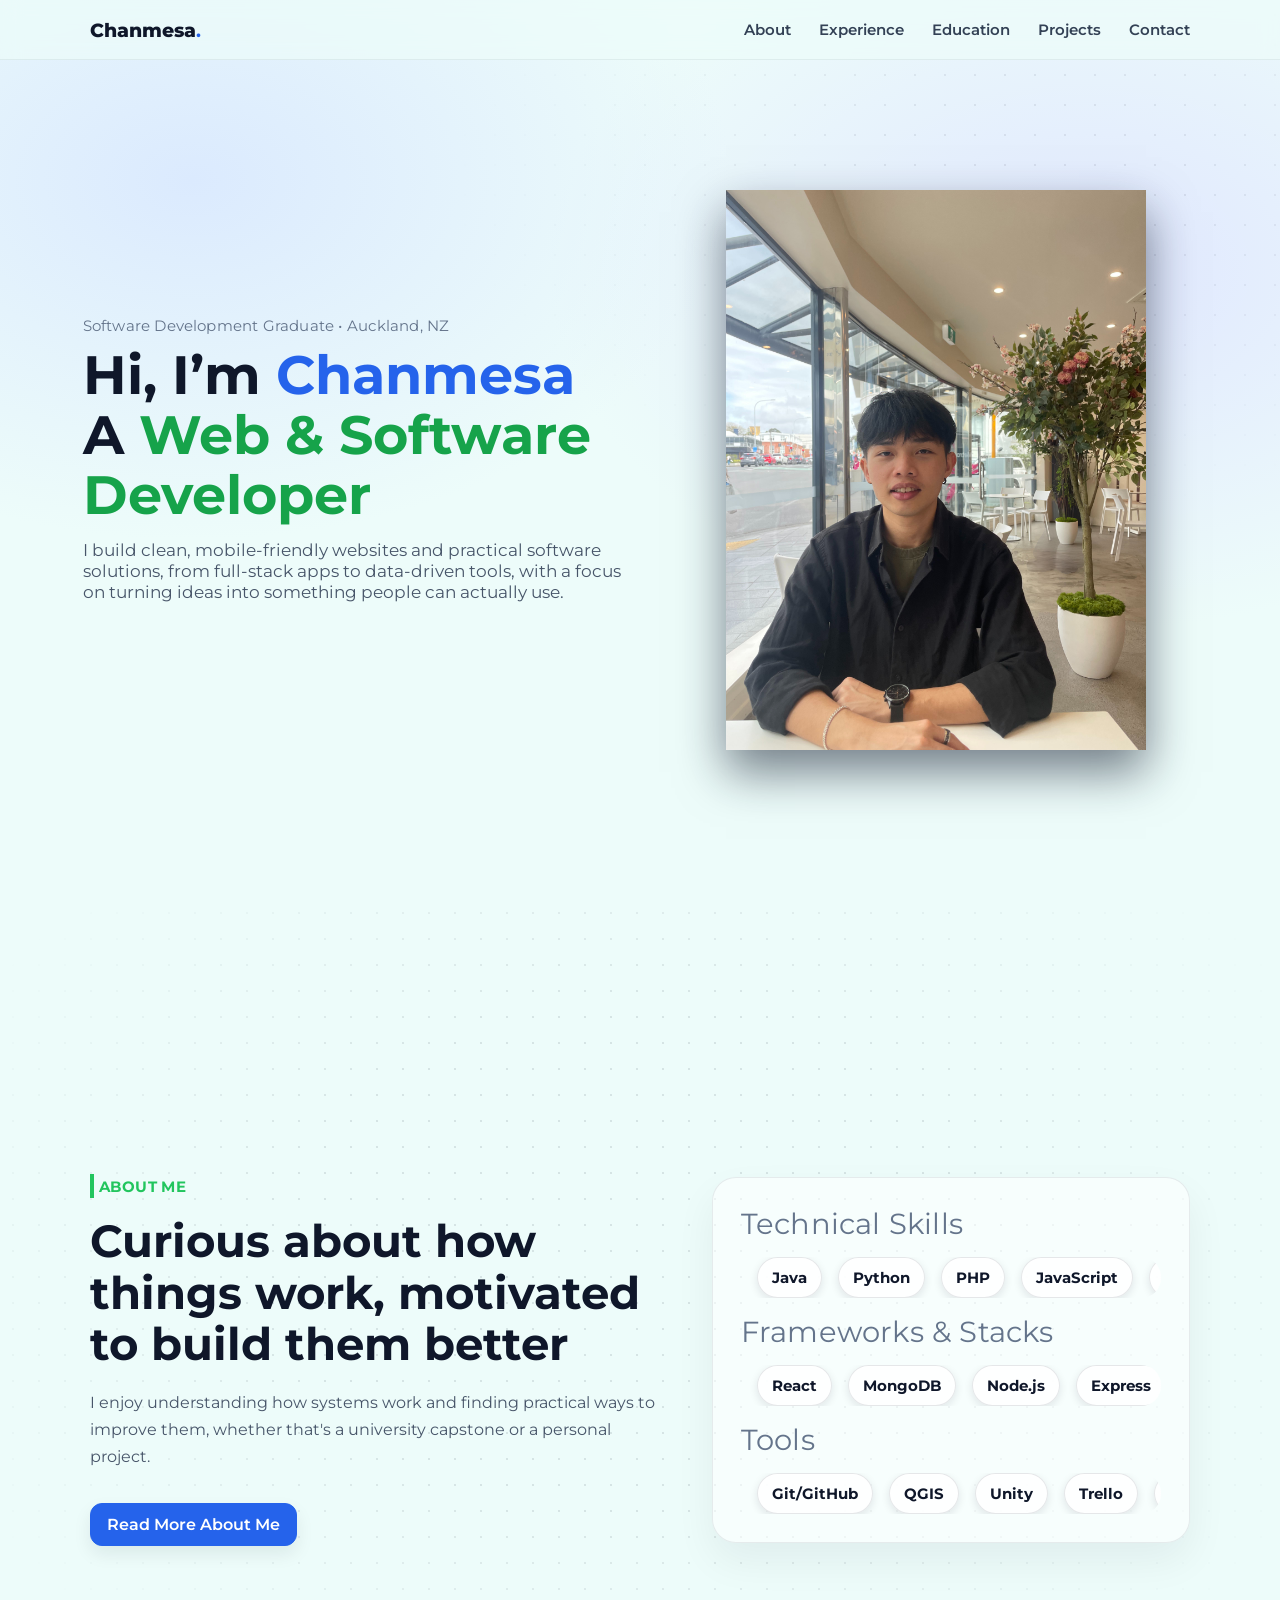
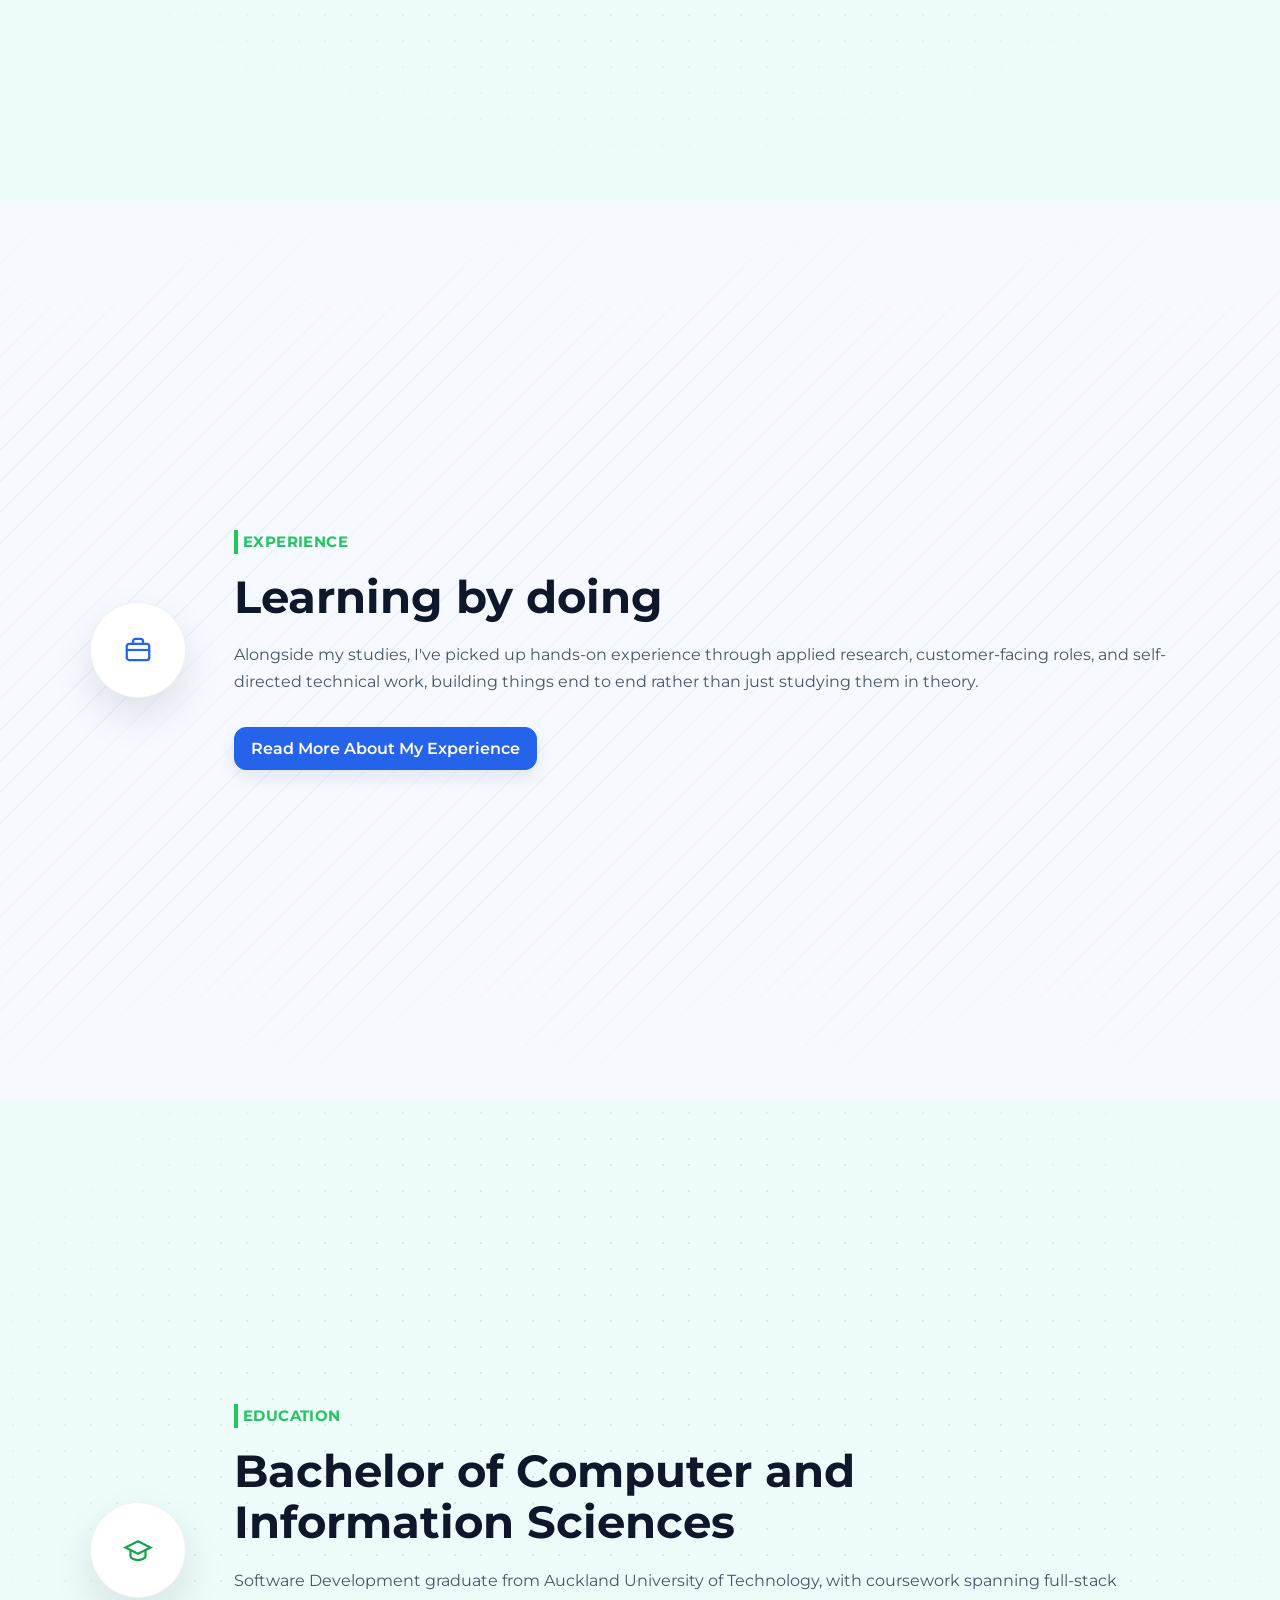
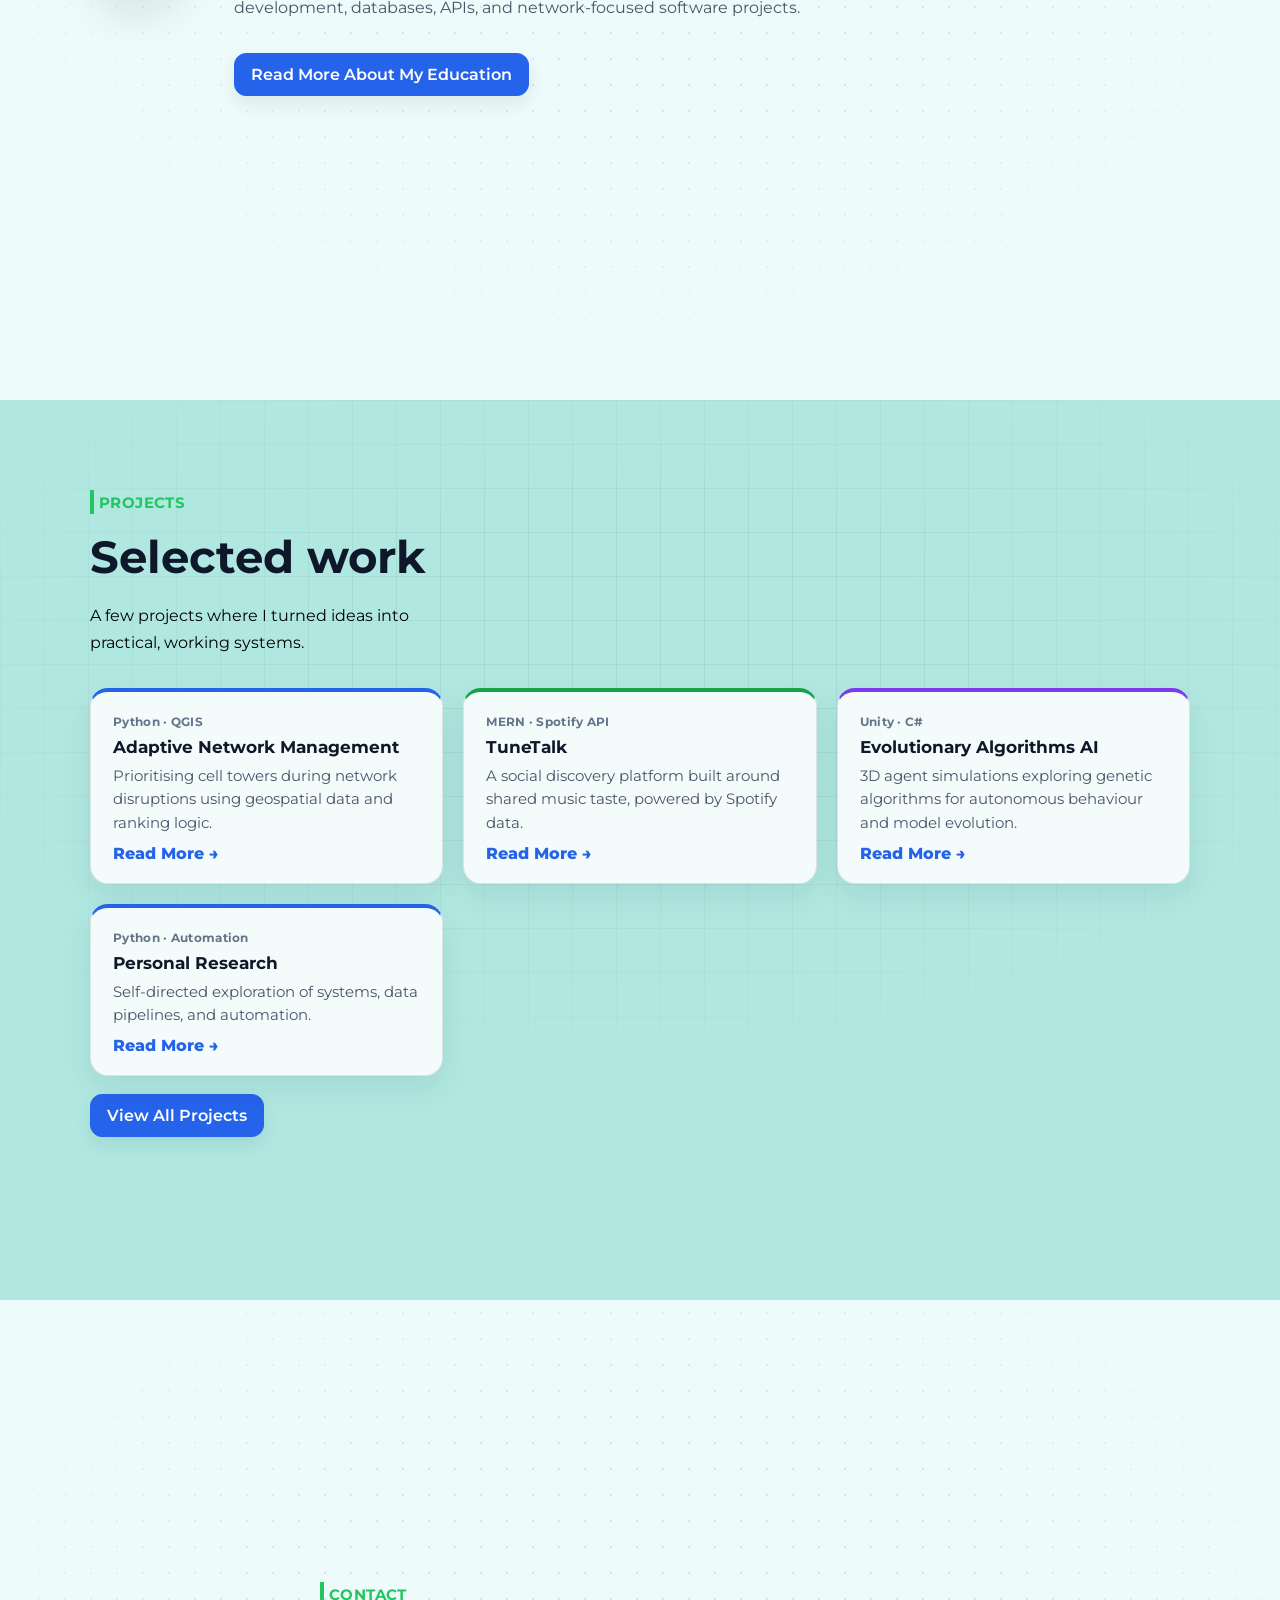
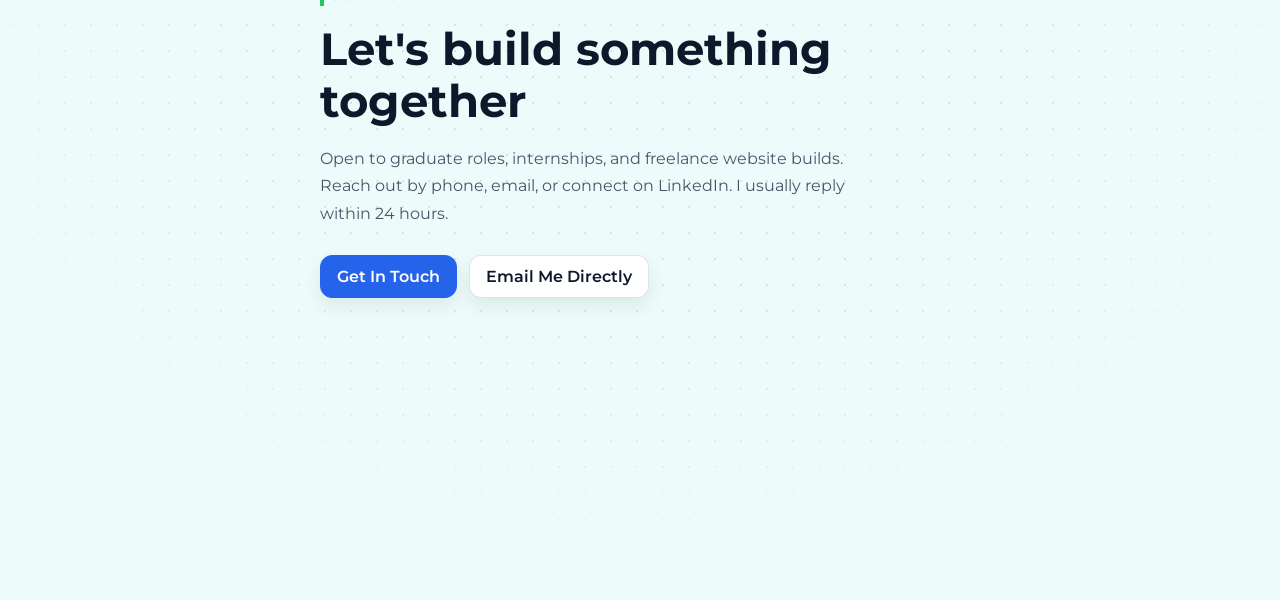
<file: index.html>
<!DOCTYPE html>
<html lang="en">
<head>
  <meta charset="UTF-8" />
  <meta name="viewport" content="width=device-width, initial-scale=1.0" />
  <meta name="description" content="Chanmesa Chhun - Software Development graduate and web & software developer based in Auckland, NZ." />
  <title>Chanmesa Chhun | Portfolio</title>

  <link rel="stylesheet" href="style.css" />
  <link
    rel="stylesheet"
    href="https://cdnjs.cloudflare.com/ajax/libs/font-awesome/6.5.0/css/all.min.css"
  />
  <link rel="preconnect" href="https://fonts.googleapis.com">
  <link href="https://fonts.googleapis.com/css2?family=Montserrat:wght@400;600;700;800&display=swap" rel="stylesheet">
</head>

<body>

  <header class="site-nav" id="siteNav">
    <div class="wrap site-nav__inner">
      <a href="#top" class="site-nav__brand">Chanmesa<span class="highlight">.</span></a>

      <nav class="site-nav__links" id="navLinks">
        <a href="about.html" class="nav-link">About</a>
        <a href="experience.html" class="nav-link">Experience</a>
        <a href="education.html" class="nav-link">Education</a>
        <a href="projects.html" class="nav-link">Projects</a>
        <a href="contact.html" class="nav-link">Contact</a>
      </nav>

      <button class="nav-toggle" id="navToggle" aria-label="Toggle navigation" aria-expanded="false">
        <span></span><span></span><span></span>
      </button>
    </div>
  </header>

  <main>
    <!-- SECTION: HERO -->
    <section id="top" class="hero-section">
      <div class="hero-bg-decor" aria-hidden="true"></div>
      <div class="hero-layout">
        <div class="hero-text">
          <p class="kicker">Software Development Graduate • Auckland, NZ</p>

          <h1>
            Hi, I’m <span class="highlight">Chanmesa</span><br/>
            A <span class="highlight-soft">Web & Software Developer</span>
          </h1>

          <p class="hero-desc">
            I build clean, mobile-friendly websites and practical software solutions,
            from full-stack apps to data-driven tools, with a focus on turning ideas
            into something people can actually use.
          </p>
        </div>

        <div class="hero-media">
          <img src="mypic.jpg" alt="Photo of Chanmesa Chhun" />
        </div>
      </div>

      <a href="#about" class="scroll-cue" aria-label="Scroll to About section">
        <span></span>
      </a>
    </section>

    <!-- SECTION: ABOUT (teaser) -->
    <section id="about" class="about-section">
      <div class="section-decor section-decor--dots" aria-hidden="true"></div>
      <div class="wrap">
        <div class="about-layout">

          <div class="about-left">
            <div class="section-label">
              <span class="label-accent"></span>
              <span class="label-text">About Me</span>
            </div>

            <h3 class="about-title">
              Curious about how things work, motivated to build them better
            </h3>

            <div class="about-content">
              <p>
                I enjoy understanding how systems work and finding practical ways to
                improve them, whether that's a university capstone or a personal project.
              </p>
            </div>

            <a class="btn primary section-cta" href="about.html">Read More About Me</a>
          </div>

          <div class="about-right">
            <div class="skills-panel">
              <p class="marquee-kicker">Technical Skills</p>
              <div class="marquee">
                <div class="marquee__track">
                  <span class="skill-pill">Java</span>
                  <span class="skill-pill">Python</span>
                  <span class="skill-pill">PHP</span>
                  <span class="skill-pill">JavaScript</span>
                  <span class="skill-pill">C</span>
                  <span class="skill-pill">C++</span>
                  <span class="skill-pill">SQL</span>
                </div>
                <div class="marquee__track" aria-hidden="true">
                  <span class="skill-pill">Java</span>
                  <span class="skill-pill">Python</span>
                  <span class="skill-pill">PHP</span>
                  <span class="skill-pill">JavaScript</span>
                  <span class="skill-pill">C</span>
                  <span class="skill-pill">C++</span>
                  <span class="skill-pill">SQL</span>
                </div>
              </div>

              <p class="marquee-kicker" style="margin-top:16px;">Frameworks & Stacks</p>
              <div class="marquee">
                <div class="marquee__track">
                  <span class="skill-pill">React</span>
                  <span class="skill-pill">MongoDB</span>
                  <span class="skill-pill">Node.js</span>
                  <span class="skill-pill">Express</span>
                  <span class="skill-pill">MERN</span>
                  <span class="skill-pill">REST APIs</span>
                </div>
                <div class="marquee__track" aria-hidden="true">
                  <span class="skill-pill">React</span>
                  <span class="skill-pill">MongoDB</span>
                  <span class="skill-pill">Node.js</span>
                  <span class="skill-pill">Express</span>
                  <span class="skill-pill">MERN</span>
                  <span class="skill-pill">REST APIs</span>
                </div>
              </div>

              <p class="marquee-kicker" style="margin-top:16px;">Tools</p>
              <div class="marquee">
                <div class="marquee__track">
                  <span class="skill-pill">Git/GitHub</span>
                  <span class="skill-pill">QGIS</span>
                  <span class="skill-pill">Unity</span>
                  <span class="skill-pill">Trello</span>
                  <span class="skill-pill">VS Code</span>
                  <span class="skill-pill">Azure</span>
                </div>
                <div class="marquee__track" aria-hidden="true">
                  <span class="skill-pill">Git/GitHub</span>
                  <span class="skill-pill">QGIS</span>
                  <span class="skill-pill">Unity</span>
                  <span class="skill-pill">Trello</span>
                  <span class="skill-pill">VS Code</span>
                  <span class="skill-pill">Azure</span>
                </div>
              </div>
            </div>
          </div>
        </div>
      </div>
    </section>

    <!-- SECTION: EXPERIENCE (teaser) -->
    <section id="experience" class="feature-section feature-section--experience">
      <div class="section-decor section-decor--lines" aria-hidden="true"></div>
      <div class="wrap feature-layout">
        <div class="feature-icon" aria-hidden="true">
          <svg viewBox="0 0 24 24" width="30" height="30" fill="none" stroke="currentColor" stroke-width="1.8">
            <rect x="3" y="7" width="18" height="13" rx="2"/>
            <path d="M8 7V5a2 2 0 0 1 2-2h4a2 2 0 0 1 2 2v2"/>
            <path d="M3 12h18"/>
          </svg>
        </div>
        <div class="feature-text">
          <div class="section-label">
            <span class="label-accent"></span>
            <span class="label-text">Experience</span>
          </div>

          <h3 class="section-title">Learning by doing</h3>

          <div class="about-content">
            <p>
              Alongside my studies, I've picked up hands-on experience through applied
              research, customer-facing roles, and self-directed technical work, building
              things end to end rather than just studying them in theory.
            </p>
          </div>

          <a class="btn primary section-cta" href="experience.html">Read More About My Experience</a>
        </div>
      </div>
    </section>

    <!-- SECTION: EDUCATION (teaser) -->
    <section id="education" class="feature-section feature-section--education">
      <div class="section-decor section-decor--dots" aria-hidden="true"></div>
      <div class="wrap feature-layout feature-layout--reverse">
        <div class="feature-text">
          <div class="section-label">
            <span class="label-accent"></span>
            <span class="label-text">Education</span>
          </div>

          <h3 class="section-title">Bachelor of Computer and Information Sciences</h3>

          <div class="about-content">
            <p>
              Software Development graduate from Auckland University of Technology,
              with coursework spanning full-stack development, databases, APIs, and
              network-focused software projects.
            </p>
          </div>

          <a class="btn primary section-cta" href="education.html">Read More About My Education</a>
        </div>
        <div class="feature-icon" aria-hidden="true">
          <svg viewBox="0 0 24 24" width="30" height="30" fill="none" stroke="currentColor" stroke-width="1.8">
            <path d="M22 10 12 5 2 10l10 5 10-5Z"/>
            <path d="M6 12v5c0 1.5 2.7 3 6 3s6-1.5 6-3v-5"/>
          </svg>
        </div>
      </div>
    </section>

    <!-- SECTION: PROJECTS (teaser) -->
    <section id="projects" class="projects-teaser-section">
      <div class="section-decor section-decor--grid" aria-hidden="true"></div>
      <div class="wrap">
        <div class="section-label">
          <span class="label-accent"></span>
          <span class="label-text">Projects</span>
        </div>

        <h2 class="section-title">Selected work</h2>
        <p class="projects-desc">
          A few projects where I turned ideas into practical, working systems.
        </p>

        <div class="projects-teaser-grid">
          <article class="project-teaser-card project-teaser-card--blue">
            <span class="project-teaser-card__tag">Python · QGIS</span>
            <h3>Adaptive Network Management</h3>
            <p>Prioritising cell towers during network disruptions using geospatial data and ranking logic.</p>
            <a class="card-link" href="projects.html#project-1">Read More →</a>
          </article>

          <article class="project-teaser-card project-teaser-card--green">
            <span class="project-teaser-card__tag">MERN · Spotify API</span>
            <h3>TuneTalk</h3>
            <p>A social discovery platform built around shared music taste, powered by Spotify data.</p>
            <a class="card-link" href="projects.html#project-2">Read More →</a>
          </article>

          <article class="project-teaser-card project-teaser-card--purple">
            <span class="project-teaser-card__tag">Unity · C#</span>
            <h3>Evolutionary Algorithms AI</h3>
            <p>3D agent simulations exploring genetic algorithms for autonomous behaviour and model evolution.</p>
            <a class="card-link" href="projects.html#project-3">Read More →</a>
          </article>

          <article class="project-teaser-card project-teaser-card--blue">
            <span class="project-teaser-card__tag">Python · Automation</span>
            <h3>Personal Research</h3>
            <p>Self-directed exploration of systems, data pipelines, and automation.</p>
            <a class="card-link" href="projects.html#project-4">Read More →</a>
          </article>
        </div>

        <a class="btn primary section-cta" href="projects.html">View All Projects</a>
      </div>
    </section>

    <!-- SECTION: CONTACT (teaser) -->
    <section id="contact" class="contact-teaser-section">
      <div class="section-decor section-decor--dots" aria-hidden="true"></div>
      <div class="wrap contact-teaser__wrap">
        <div class="section-label">
          <span class="label-accent"></span>
          <span class="label-text">Contact</span>
        </div>
        <h2 class="section-title">Let's build something together</h2>
        <p class="contact-teaser__desc">
          Open to graduate roles, internships, and freelance website builds. Reach out
          by phone, email, or connect on LinkedIn. I usually reply within 24 hours.
        </p>
        <div class="contact-teaser__actions">
          <a class="btn primary" href="contact.html">Get In Touch</a>
          <a class="btn" href="mailto:mesachan50@gmail.com">Email Me Directly</a>
        </div>
      </div>
    </section>

  </main>
  <script src="script.js"></script>
</body>
</html>
</file>
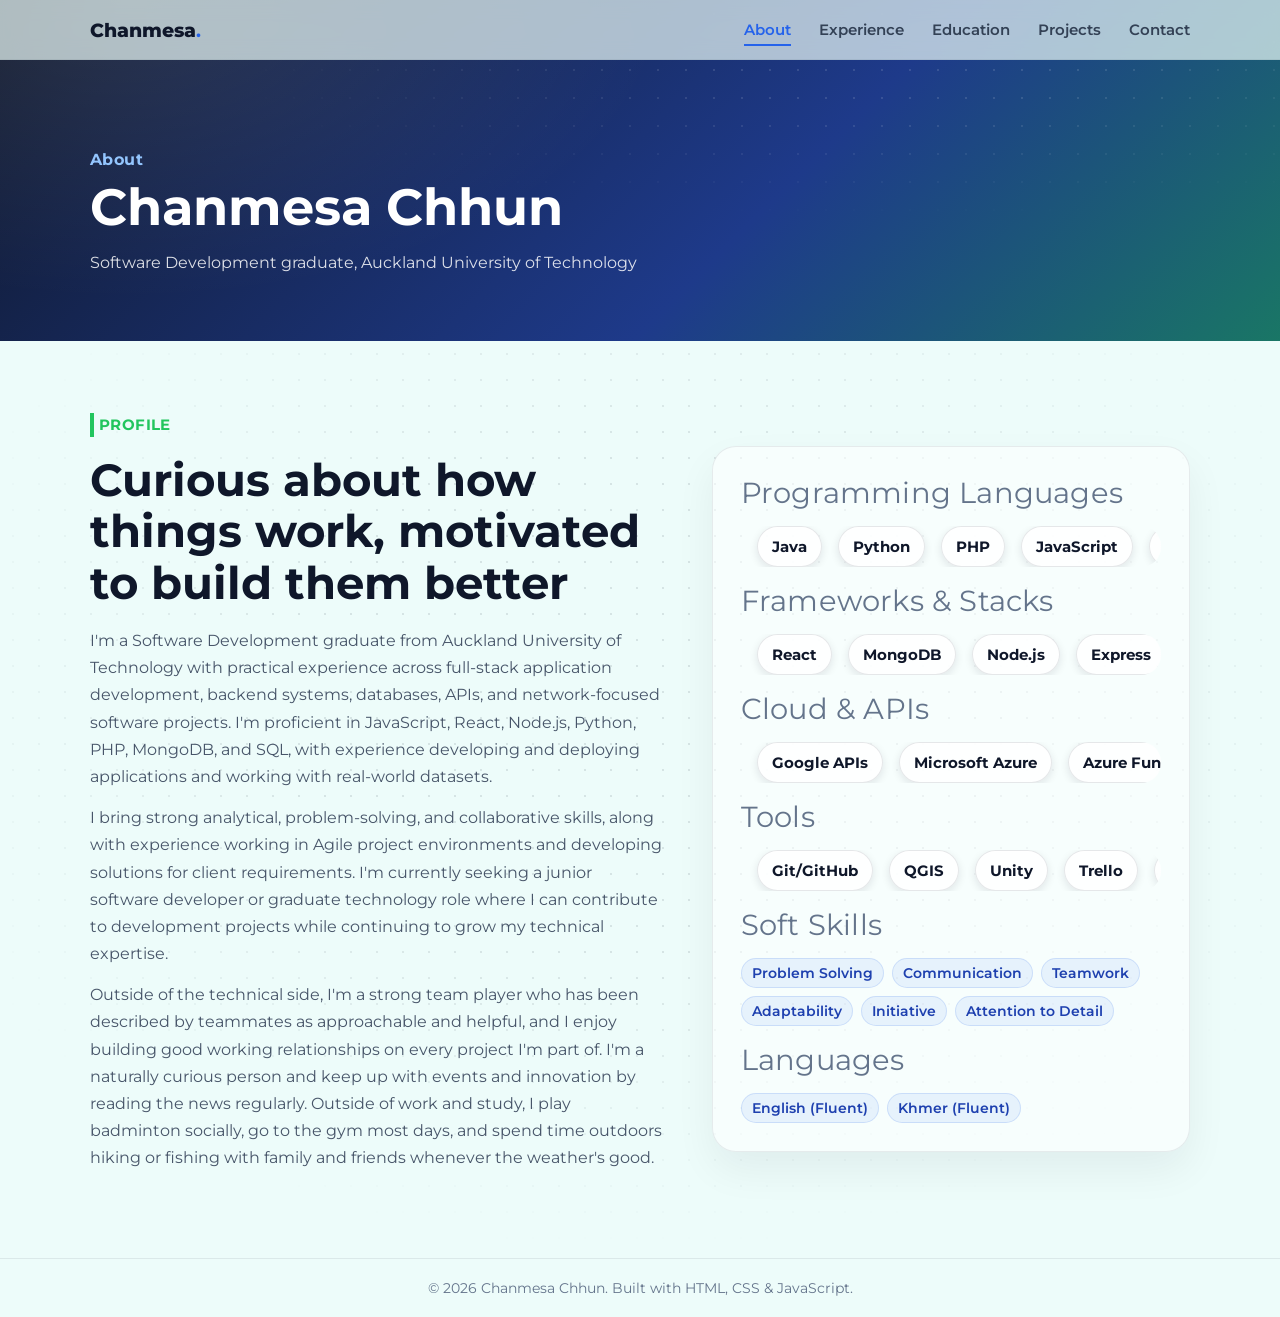
<file: about.html>
<!DOCTYPE html>
<html lang="en">
<head>
  <meta charset="UTF-8" />
  <meta name="viewport" content="width=device-width, initial-scale=1.0" />
  <meta name="description" content="About Chanmesa Chhun - background, mindset, and technical skills." />
  <title>About | Chanmesa Chhun</title>

  <link rel="stylesheet" href="style.css" />
  <link
    rel="stylesheet"
    href="https://cdnjs.cloudflare.com/ajax/libs/font-awesome/6.5.0/css/all.min.css"
  />
  <link rel="preconnect" href="https://fonts.googleapis.com">
  <link href="https://fonts.googleapis.com/css2?family=Montserrat:wght@400;600;700;800&display=swap" rel="stylesheet">
</head>

<body>

  <header class="site-nav" id="siteNav">
    <div class="wrap site-nav__inner">
      <a href="index.html" class="site-nav__brand">Chanmesa<span class="highlight">.</span></a>

      <nav class="site-nav__links" id="navLinks">
        <a href="about.html" class="nav-link is-active">About</a>
        <a href="experience.html" class="nav-link">Experience</a>
        <a href="education.html" class="nav-link">Education</a>
        <a href="projects.html" class="nav-link">Projects</a>
        <a href="contact.html" class="nav-link">Contact</a>
      </nav>

      <button class="nav-toggle" id="navToggle" aria-label="Toggle navigation" aria-expanded="false">
        <span></span><span></span><span></span>
      </button>
    </div>
  </header>

  <main>
    <div class="page-header page-header--about">
      <div class="wrap">
        <p class="page-header__eyebrow">About</p>
        <h1 class="page-header__title">Chanmesa Chhun</h1>
        <p class="page-header__desc">
          Software Development graduate, Auckland University of Technology
        </p>
      </div>
    </div>

    <section id="about" class="about-section about-section--full">
      <div class="section-decor section-decor--dots" aria-hidden="true"></div>
      <div class="wrap">
        <div class="about-layout">

          <!-- LEFT -->
          <div class="about-left">
            <div class="section-label">
              <span class="label-accent"></span>
              <span class="label-text">Profile</span>
            </div>

            <h3 class="about-title">
              Curious about how things work, motivated to build them better
            </h3>

            <div class="about-content">
              <p>
                I'm a Software Development graduate from Auckland University of Technology
                with practical experience across full-stack application development, backend
                systems, databases, APIs, and network-focused software projects. I'm proficient
                in JavaScript, React, Node.js, Python, PHP, MongoDB, and SQL, with experience
                developing and deploying applications and working with real-world datasets.
              </p>

              <p>
                I bring strong analytical, problem-solving, and collaborative skills, along
                with experience working in Agile project environments and developing solutions
                for client requirements. I'm currently seeking a junior software developer or
                graduate technology role where I can contribute to development projects while
                continuing to grow my technical expertise.
              </p>

              <p>
                Outside of the technical side, I'm a strong team player who has been described
                by teammates as approachable and helpful, and I enjoy building good working
                relationships on every project I'm part of. I'm a naturally curious person and
                keep up with events and innovation by reading the news regularly. Outside of
                work and study, I play badminton socially, go to the gym most days, and spend
                time outdoors hiking or fishing with family and friends whenever the weather's good.
              </p>
            </div>
          </div>

          <!-- RIGHT -->
          <div class="about-right">
            <div class="skills-panel">
              <p class="marquee-kicker">Programming Languages</p>
              <div class="marquee">
                <div class="marquee__track">
                  <span class="skill-pill">Java</span>
                  <span class="skill-pill">Python</span>
                  <span class="skill-pill">PHP</span>
                  <span class="skill-pill">JavaScript</span>
                  <span class="skill-pill">C</span>
                  <span class="skill-pill">C++</span>
                </div>
                <div class="marquee__track" aria-hidden="true">
                  <span class="skill-pill">Java</span>
                  <span class="skill-pill">Python</span>
                  <span class="skill-pill">PHP</span>
                  <span class="skill-pill">JavaScript</span>
                  <span class="skill-pill">C</span>
                  <span class="skill-pill">C++</span>
                </div>
              </div>

              <p class="marquee-kicker" style="margin-top:16px;">Frameworks & Stacks</p>
              <div class="marquee">
                <div class="marquee__track">
                  <span class="skill-pill">React</span>
                  <span class="skill-pill">MongoDB</span>
                  <span class="skill-pill">Node.js</span>
                  <span class="skill-pill">Express</span>
                  <span class="skill-pill">MERN</span>
                  <span class="skill-pill">REST APIs</span>
                </div>
                <div class="marquee__track" aria-hidden="true">
                  <span class="skill-pill">React</span>
                  <span class="skill-pill">MongoDB</span>
                  <span class="skill-pill">Node.js</span>
                  <span class="skill-pill">Express</span>
                  <span class="skill-pill">MERN</span>
                  <span class="skill-pill">REST APIs</span>
                </div>
              </div>

              <p class="marquee-kicker" style="margin-top:16px;">Cloud & APIs</p>
              <div class="marquee">
                <div class="marquee__track">
                  <span class="skill-pill">Google APIs</span>
                  <span class="skill-pill">Microsoft Azure</span>
                  <span class="skill-pill">Azure Functions</span>
                  <span class="skill-pill">PowerApps</span>
                  <span class="skill-pill">Power Automate</span>
                </div>
                <div class="marquee__track" aria-hidden="true">
                  <span class="skill-pill">Google APIs</span>
                  <span class="skill-pill">Microsoft Azure</span>
                  <span class="skill-pill">Azure Functions</span>
                  <span class="skill-pill">PowerApps</span>
                  <span class="skill-pill">Power Automate</span>
                </div>
              </div>

              <p class="marquee-kicker" style="margin-top:16px;">Tools</p>
              <div class="marquee">
                <div class="marquee__track">
                  <span class="skill-pill">Git/GitHub</span>
                  <span class="skill-pill">QGIS</span>
                  <span class="skill-pill">Unity</span>
                  <span class="skill-pill">Trello</span>
                  <span class="skill-pill">VS Code</span>
                </div>
                <div class="marquee__track" aria-hidden="true">
                  <span class="skill-pill">Git/GitHub</span>
                  <span class="skill-pill">QGIS</span>
                  <span class="skill-pill">Unity</span>
                  <span class="skill-pill">Trello</span>
                  <span class="skill-pill">VS Code</span>
                </div>
              </div>

              <p class="marquee-kicker" style="margin-top:16px;">Soft Skills</p>
              <div class="chip-row">
                <span class="chip">Problem Solving</span>
                <span class="chip">Communication</span>
                <span class="chip">Teamwork</span>
                <span class="chip">Adaptability</span>
                <span class="chip">Initiative</span>
                <span class="chip">Attention to Detail</span>
              </div>

              <p class="marquee-kicker" style="margin-top:16px;">Languages</p>
              <div class="chip-row">
                <span class="chip">English (Fluent)</span>
                <span class="chip">Khmer (Fluent)</span>
              </div>
            </div>
          </div>
        </div>
      </div>
    </section>
  </main>

  <footer class="site-footer">
    <p>&copy; <span id="year"></span> Chanmesa Chhun. Built with HTML, CSS &amp; JavaScript.</p>
  </footer>

  <script src="script.js"></script>
</body>
</html>
</file>
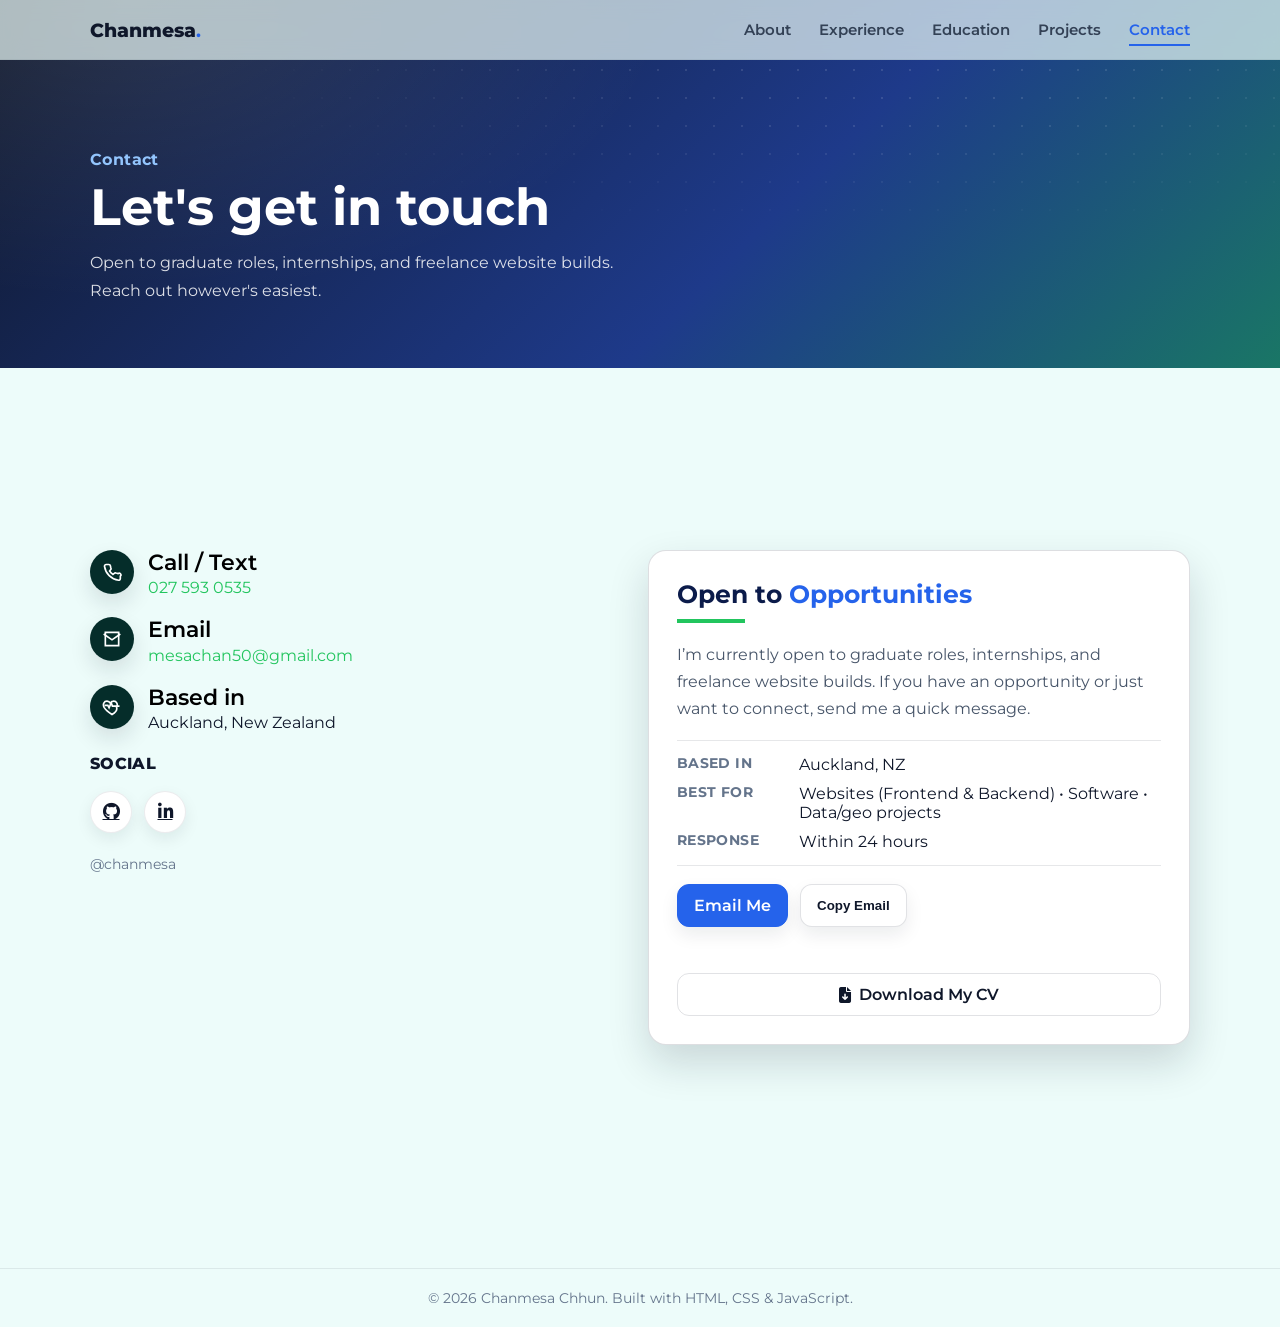
<file: contact.html>
<!DOCTYPE html>
<html lang="en">
<head>
  <meta charset="UTF-8" />
  <meta name="viewport" content="width=device-width, initial-scale=1.0" />
  <meta name="description" content="Get in touch with Chanmesa Chhun." />
  <title>Contact | Chanmesa Chhun</title>

  <link rel="stylesheet" href="style.css" />
  <link
    rel="stylesheet"
    href="https://cdnjs.cloudflare.com/ajax/libs/font-awesome/6.5.0/css/all.min.css"
  />
  <link rel="preconnect" href="https://fonts.googleapis.com">
  <link href="https://fonts.googleapis.com/css2?family=Montserrat:wght@400;600;700;800&display=swap" rel="stylesheet">
</head>

<body>

  <header class="site-nav" id="siteNav">
    <div class="wrap site-nav__inner">
      <a href="index.html" class="site-nav__brand">Chanmesa<span class="highlight">.</span></a>

      <nav class="site-nav__links" id="navLinks">
        <a href="about.html" class="nav-link">About</a>
        <a href="experience.html" class="nav-link">Experience</a>
        <a href="education.html" class="nav-link">Education</a>
        <a href="projects.html" class="nav-link">Projects</a>
        <a href="contact.html" class="nav-link is-active">Contact</a>
      </nav>

      <button class="nav-toggle" id="navToggle" aria-label="Toggle navigation" aria-expanded="false">
        <span></span><span></span><span></span>
      </button>
    </div>
  </header>

  <main>
    <div class="page-header page-header--contact">
      <div class="wrap">
        <p class="page-header__eyebrow">Contact</p>
        <h1 class="page-header__title">Let's get in touch</h1>
        <p class="page-header__desc">
          Open to graduate roles, internships, and freelance website builds. Reach out however's easiest.
        </p>
      </div>
    </div>

    <section id="contact" class="contact-split">
      <div class="wrap contact-split__wrap">

        <div class="contact-split__left">
          <div class="contact-item">
            <div class="contact-icon" aria-hidden="true">
              <svg viewBox="0 0 24 24" width="20" height="20" fill="none" stroke="currentColor" stroke-width="2">
                <path d="M22 16.92v3a2 2 0 0 1-2.18 2A19.8 19.8 0 0 1 3 5.18 2 2 0 0 1 5.11 3h3a2 2 0 0 1 2 1.72c.12.86.32 1.7.59 2.5a2 2 0 0 1-.45 2.11L9.09 10.91a16 16 0 0 0 4 4l1.58-1.16a2 2 0 0 1 2.11-.45c.8.27 1.64.47 2.5.59A2 2 0 0 1 22 16.92z"/>
              </svg>
            </div>
            <div>
              <div class="contact-label">Call / Text</div>
              <a class="contact-link" href="tel:+64275930535">027 593 0535</a>
            </div>
          </div>

          <div class="contact-item">
            <div class="contact-icon" aria-hidden="true">
              <svg viewBox="0 0 24 24" width="20" height="20" fill="none" stroke="currentColor" stroke-width="2">
                <path d="M4 4h16v16H4z"/>
                <path d="m22 6-10 7L2 6"/>
              </svg>
            </div>
            <div>
              <div class="contact-label">Email</div>
              <a class="contact-link" href="mailto:mesachan50@gmail.com">mesachan50@gmail.com</a>
            </div>
          </div>

          <div class="contact-item">
            <div class="contact-icon" aria-hidden="true">
              <svg viewBox="0 0 24 24" width="20" height="20" fill="none" stroke="currentColor" stroke-width="2">
                <path d="M12 21s-7-4.35-9.5-8.5C.5 8.5 2.5 5 6 5c2 0 3.5 1.5 4 2.5.5-1 2-2.5 4-2.5 3.5 0 5.5 3.5 3.5 7.5C19 16.65 12 21 12 21Z" fill="none"/>
                <path d="M3 10h4l1.5 3L11 7l1.5 4H21"/>
              </svg>
            </div>
            <div>
              <div class="contact-label">Based in</div>
              <div class="contact-static">Auckland, New Zealand</div>
            </div>
          </div>

          <div class="contact-social">
            <div class="contact-social__title">Social</div>
              <div class="contact-social__icons">
                <div class="social-links">
                  <a
                    href="https://github.com/chanmesa-chhun"
                    target="_blank"
                    rel="noopener"
                    aria-label="GitHub"
                    class="social-icon"
                  >
                    <i class="fab fa-github"></i>
                  </a>

                  <a
                    href="https://www.linkedin.com/in/chanmesa-chhun/"
                    target="_blank"
                    rel="noopener"
                    aria-label="LinkedIn"
                    class="social-icon"
                  >
                    <i class="fab fa-linkedin-in"></i>
                  </a>
              </div>
            </div>
          </div>

          <p class="social-handle">
            @chanmesa
          </p>
        </div>

        <aside class="contact-card">
          <h3 class="contact-card__title">Open to <span class="highlight">Opportunities</span></h3>
          <div class="contact-card__accent"></div>

          <p class="contact-card__text">
            I’m currently open to graduate roles, internships, and freelance website builds.
            If you have an opportunity or just want to connect, send me a quick message.
          </p>

          <div class="contact-card__rows">
            <div class="info-row">
              <div class="info-k">Based in</div>
              <div class="info-v">Auckland, NZ</div>
            </div>
            <div class="info-row">
              <div class="info-k">Best for</div>
              <div class="info-v">Websites (Frontend & Backend) • Software • Data/geo projects</div>
            </div>
            <div class="info-row">
              <div class="info-k">Response</div>
              <div class="info-v">Within 24 hours</div>
            </div>
          </div>

          <div class="contact-card__actions">
            <a class="btn primary" href="mailto:mesachan50@gmail.com?subject=Hi%20Chanmesa%20%E2%80%93%20Let%E2%80%99s%20connect">
              Email Me
            </a>
            <button class="btn" type="button" id="copyEmailBtn">
              Copy Email
            </button>
          </div>

          <p class="contact-card__tiny" id="copyEmailHint" aria-live="polite"></p>

          <div class="contact-card__resume">
            <a class="btn ghost" href="Chanmesa-Chhun-Resume.pdf" target="_blank" rel="noopener">
              <i class="fa-solid fa-file-arrow-down" aria-hidden="true"></i>
              Download My CV
            </a>
          </div>
        </aside>

      </div>
    </section>
  </main>

  <footer class="site-footer">
    <p>&copy; <span id="year"></span> Chanmesa Chhun. Built with HTML, CSS &amp; JavaScript.</p>
  </footer>

  <script src="script.js"></script>
</body>
</html>
</file>
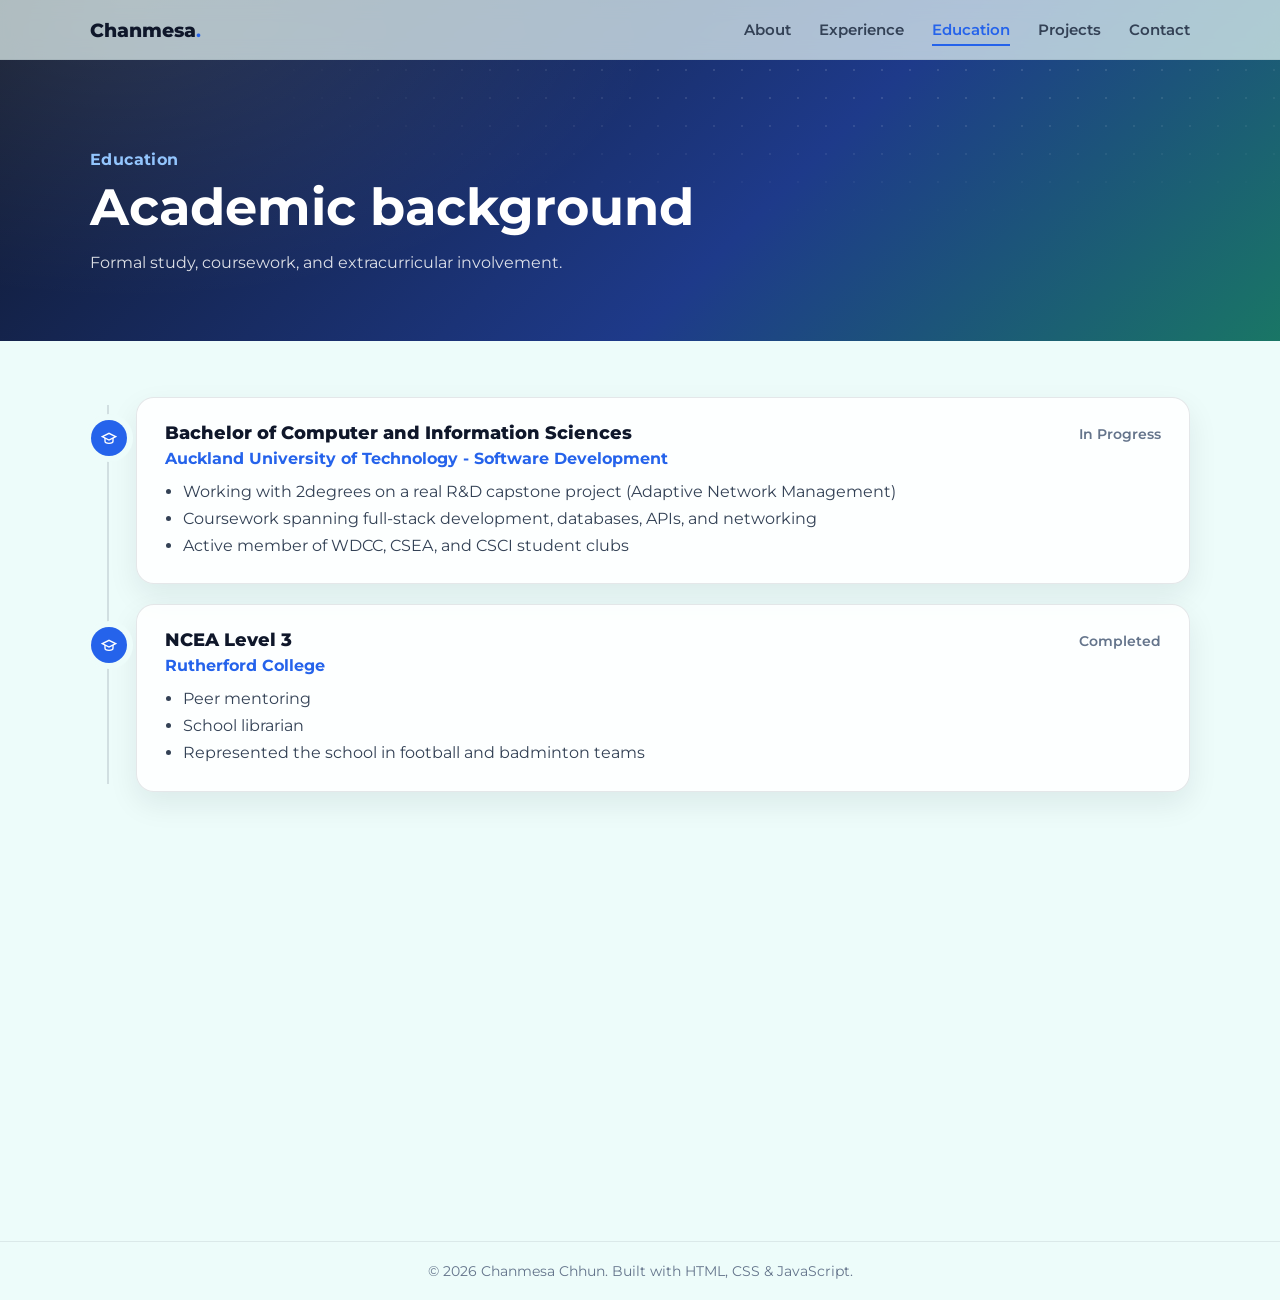
<file: education.html>
<!DOCTYPE html>
<html lang="en">
<head>
  <meta charset="UTF-8" />
  <meta name="viewport" content="width=device-width, initial-scale=1.0" />
  <meta name="description" content="Education background - Chanmesa Chhun." />
  <title>Education | Chanmesa Chhun</title>

  <link rel="stylesheet" href="style.css" />
  <link
    rel="stylesheet"
    href="https://cdnjs.cloudflare.com/ajax/libs/font-awesome/6.5.0/css/all.min.css"
  />
  <link rel="preconnect" href="https://fonts.googleapis.com">
  <link href="https://fonts.googleapis.com/css2?family=Montserrat:wght@400;600;700;800&display=swap" rel="stylesheet">
</head>

<body>

  <header class="site-nav" id="siteNav">
    <div class="wrap site-nav__inner">
      <a href="index.html" class="site-nav__brand">Chanmesa<span class="highlight">.</span></a>

      <nav class="site-nav__links" id="navLinks">
        <a href="about.html" class="nav-link">About</a>
        <a href="experience.html" class="nav-link">Experience</a>
        <a href="education.html" class="nav-link is-active">Education</a>
        <a href="projects.html" class="nav-link">Projects</a>
        <a href="contact.html" class="nav-link">Contact</a>
      </nav>

      <button class="nav-toggle" id="navToggle" aria-label="Toggle navigation" aria-expanded="false">
        <span></span><span></span><span></span>
      </button>
    </div>
  </header>

  <main>
    <div class="page-header page-header--education">
      <div class="wrap">
        <p class="page-header__eyebrow">Education</p>
        <h1 class="page-header__title">Academic background</h1>
        <p class="page-header__desc">
          Formal study, coursework, and extracurricular involvement.
        </p>
      </div>
    </div>

    <section class="simple-page-section">
      <div class="wrap">
        <div class="timeline timeline--connected">
          <article class="timeline-item">
            <span class="timeline-item__dot" aria-hidden="true">
              <svg viewBox="0 0 24 24" width="16" height="16" fill="none" stroke="currentColor" stroke-width="2">
                <path d="M22 10 12 5 2 10l10 5 10-5Z"/>
                <path d="M6 12v5c0 1.5 2.7 3 6 3s6-1.5 6-3v-5"/>
              </svg>
            </span>
            <div class="timeline-item__head">
              <span class="timeline-item__role">Bachelor of Computer and Information Sciences</span>
              <span class="timeline-item__dates">In Progress</span>
            </div>
            <p class="timeline-item__org">Auckland University of Technology - Software Development</p>
            <ul>
              <li>Working with 2degrees on a real R&D capstone project (Adaptive Network Management)</li>
              <li>Coursework spanning full-stack development, databases, APIs, and networking</li>
              <li>Active member of WDCC, CSEA, and CSCI student clubs</li>
            </ul>
          </article>

          <article class="timeline-item">
            <span class="timeline-item__dot" aria-hidden="true">
              <svg viewBox="0 0 24 24" width="16" height="16" fill="none" stroke="currentColor" stroke-width="2">
                <path d="M22 10 12 5 2 10l10 5 10-5Z"/>
                <path d="M6 12v5c0 1.5 2.7 3 6 3s6-1.5 6-3v-5"/>
              </svg>
            </span>
            <div class="timeline-item__head">
              <span class="timeline-item__role">NCEA Level 3</span>
              <span class="timeline-item__dates">Completed</span>
            </div>
            <p class="timeline-item__org">Rutherford College</p>
            <ul>
              <li>Peer mentoring</li>
              <li>School librarian</li>
              <li>Represented the school in football and badminton teams</li>
            </ul>
          </article>
        </div>
      </div>
    </section>
  </main>

  <footer class="site-footer">
    <p>&copy; <span id="year"></span> Chanmesa Chhun. Built with HTML, CSS &amp; JavaScript.</p>
  </footer>

  <script src="script.js"></script>
</body>
</html>
</file>
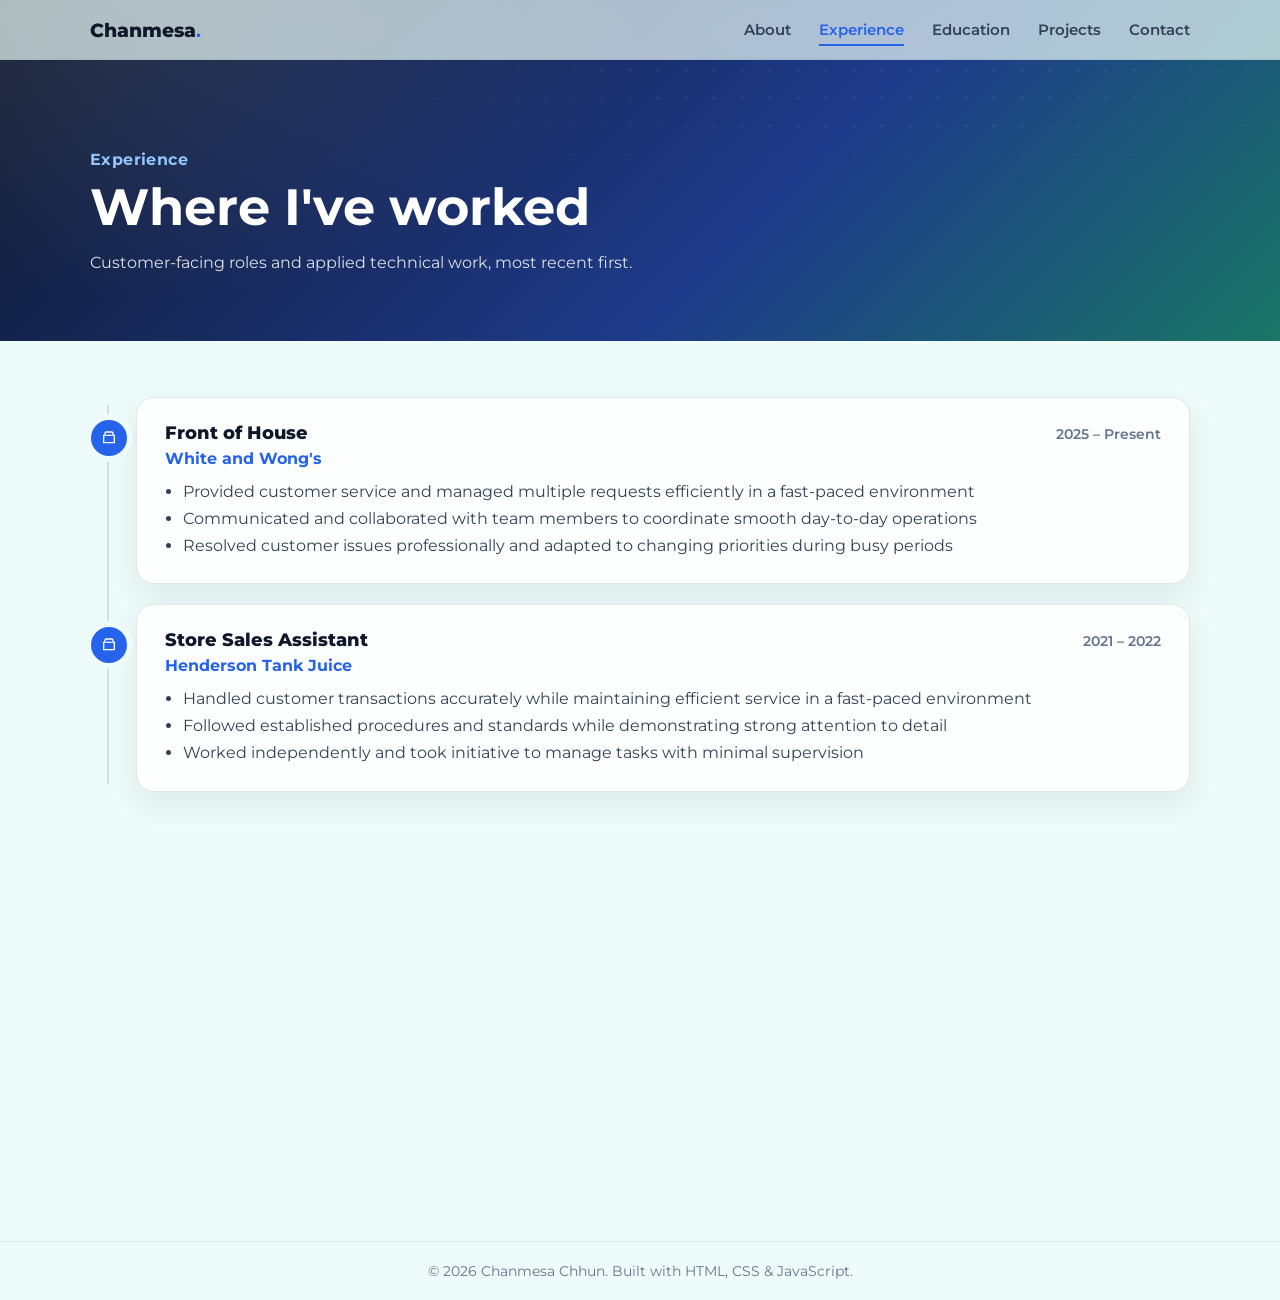
<file: experience.html>
<!DOCTYPE html>
<html lang="en">
<head>
  <meta charset="UTF-8" />
  <meta name="viewport" content="width=device-width, initial-scale=1.0" />
  <meta name="description" content="Work experience - Chanmesa Chhun." />
  <title>Experience | Chanmesa Chhun</title>

  <link rel="stylesheet" href="style.css" />
  <link
    rel="stylesheet"
    href="https://cdnjs.cloudflare.com/ajax/libs/font-awesome/6.5.0/css/all.min.css"
  />
  <link rel="preconnect" href="https://fonts.googleapis.com">
  <link href="https://fonts.googleapis.com/css2?family=Montserrat:wght@400;600;700;800&display=swap" rel="stylesheet">
</head>

<body>

  <header class="site-nav" id="siteNav">
    <div class="wrap site-nav__inner">
      <a href="index.html" class="site-nav__brand">Chanmesa<span class="highlight">.</span></a>

      <nav class="site-nav__links" id="navLinks">
        <a href="about.html" class="nav-link">About</a>
        <a href="experience.html" class="nav-link is-active">Experience</a>
        <a href="education.html" class="nav-link">Education</a>
        <a href="projects.html" class="nav-link">Projects</a>
        <a href="contact.html" class="nav-link">Contact</a>
      </nav>

      <button class="nav-toggle" id="navToggle" aria-label="Toggle navigation" aria-expanded="false">
        <span></span><span></span><span></span>
      </button>
    </div>
  </header>

  <main>
    <div class="page-header page-header--experience">
      <div class="wrap">
        <p class="page-header__eyebrow">Experience</p>
        <h1 class="page-header__title">Where I've worked</h1>
        <p class="page-header__desc">
          Customer-facing roles and applied technical work, most recent first.
        </p>
      </div>
    </div>

    <section class="simple-page-section">
      <div class="wrap">
        <div class="timeline timeline--connected">
          <article class="timeline-item">
            <span class="timeline-item__dot" aria-hidden="true">
              <svg viewBox="0 0 24 24" width="16" height="16" fill="none" stroke="currentColor" stroke-width="2">
                <path d="M16 3H8a2 2 0 0 0-2 2v3H4v11h16V8h-2V5a2 2 0 0 0-2-2Z"/>
                <path d="M8 8h8"/>
              </svg>
            </span>
            <div class="timeline-item__head">
              <span class="timeline-item__role">Front of House</span>
              <span class="timeline-item__dates">2025 – Present</span>
            </div>
            <p class="timeline-item__org">White and Wong's</p>
            <ul>
              <li>Provided customer service and managed multiple requests efficiently in a fast-paced environment</li>
              <li>Communicated and collaborated with team members to coordinate smooth day-to-day operations</li>
              <li>Resolved customer issues professionally and adapted to changing priorities during busy periods</li>
            </ul>
          </article>

          <article class="timeline-item">
            <span class="timeline-item__dot" aria-hidden="true">
              <svg viewBox="0 0 24 24" width="16" height="16" fill="none" stroke="currentColor" stroke-width="2">
                <path d="M16 3H8a2 2 0 0 0-2 2v3H4v11h16V8h-2V5a2 2 0 0 0-2-2Z"/>
                <path d="M8 8h8"/>
              </svg>
            </span>
            <div class="timeline-item__head">
              <span class="timeline-item__role">Store Sales Assistant</span>
              <span class="timeline-item__dates">2021 – 2022</span>
            </div>
            <p class="timeline-item__org">Henderson Tank Juice</p>
            <ul>
              <li>Handled customer transactions accurately while maintaining efficient service in a fast-paced environment</li>
              <li>Followed established procedures and standards while demonstrating strong attention to detail</li>
              <li>Worked independently and took initiative to manage tasks with minimal supervision</li>
            </ul>
          </article>
        </div>
      </div>
    </section>
  </main>

  <footer class="site-footer">
    <p>&copy; <span id="year"></span> Chanmesa Chhun. Built with HTML, CSS &amp; JavaScript.</p>
  </footer>

  <script src="script.js"></script>
</body>
</html>
</file>
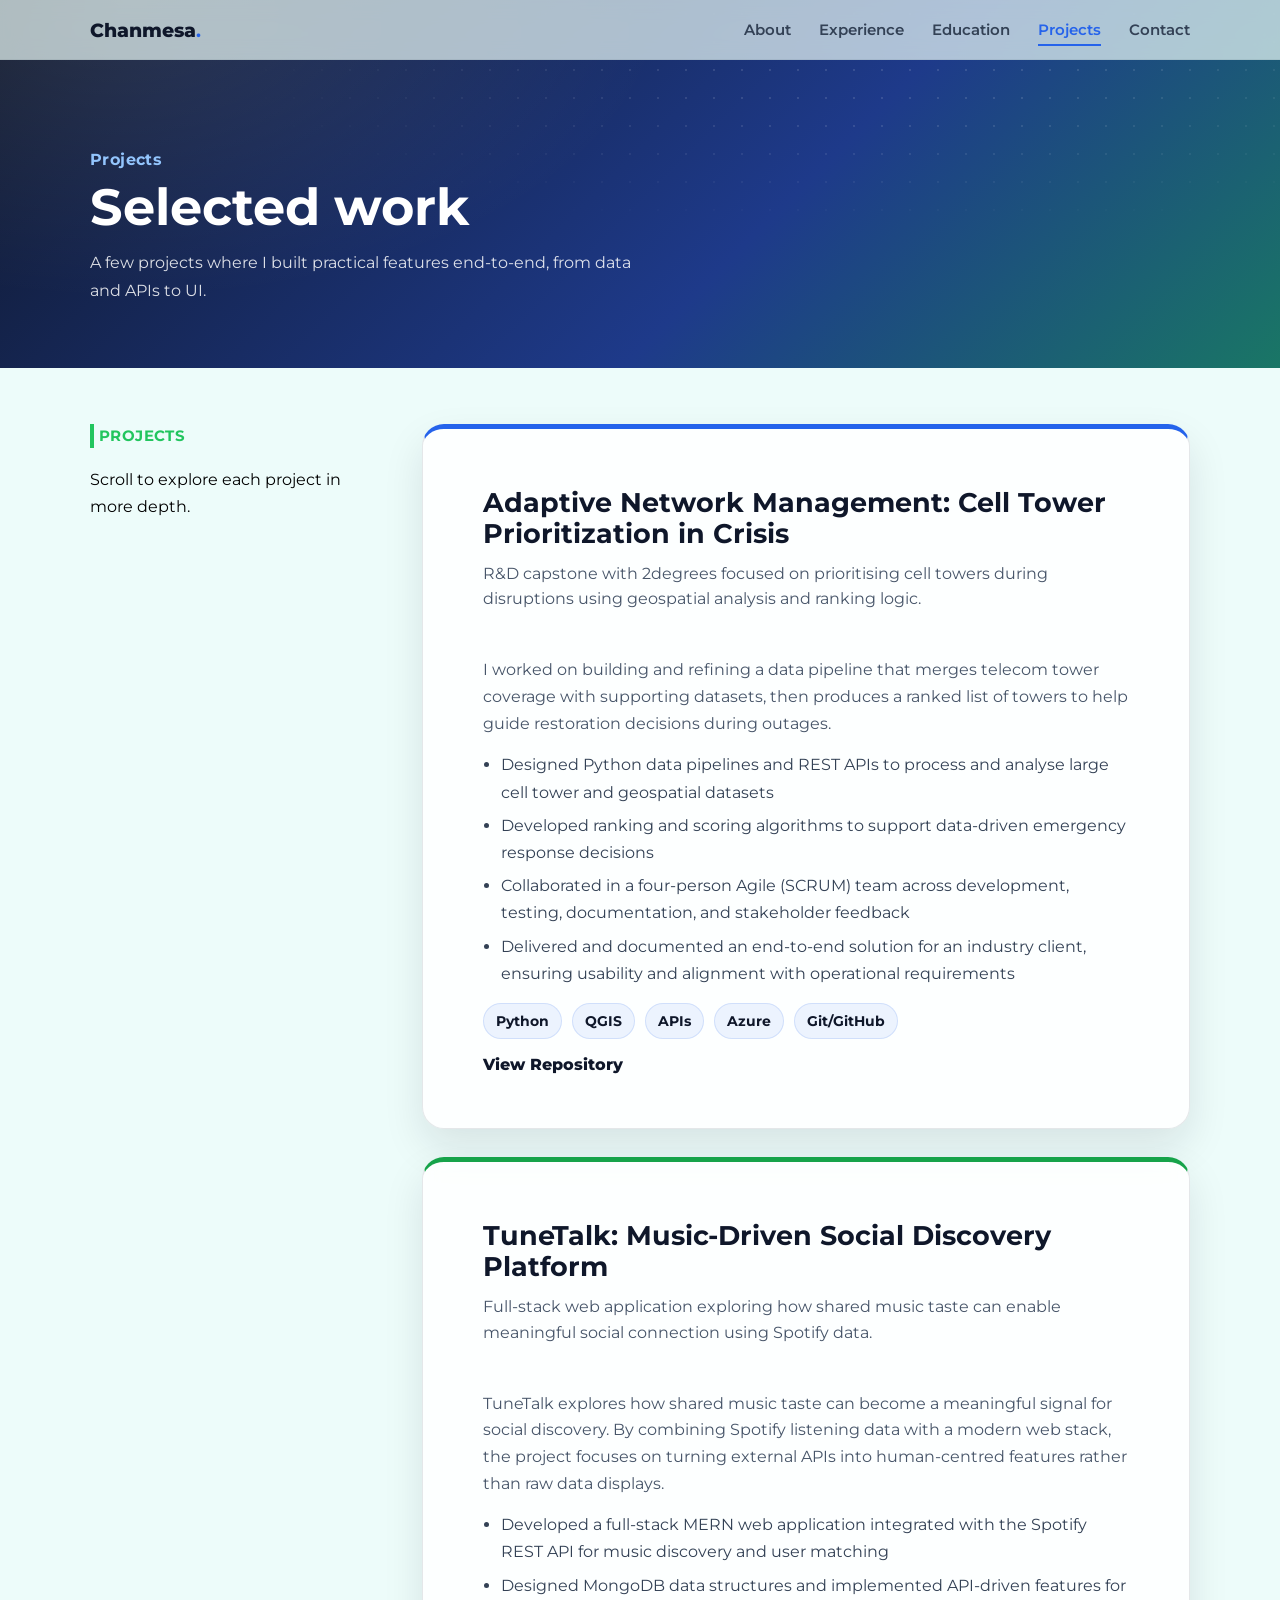
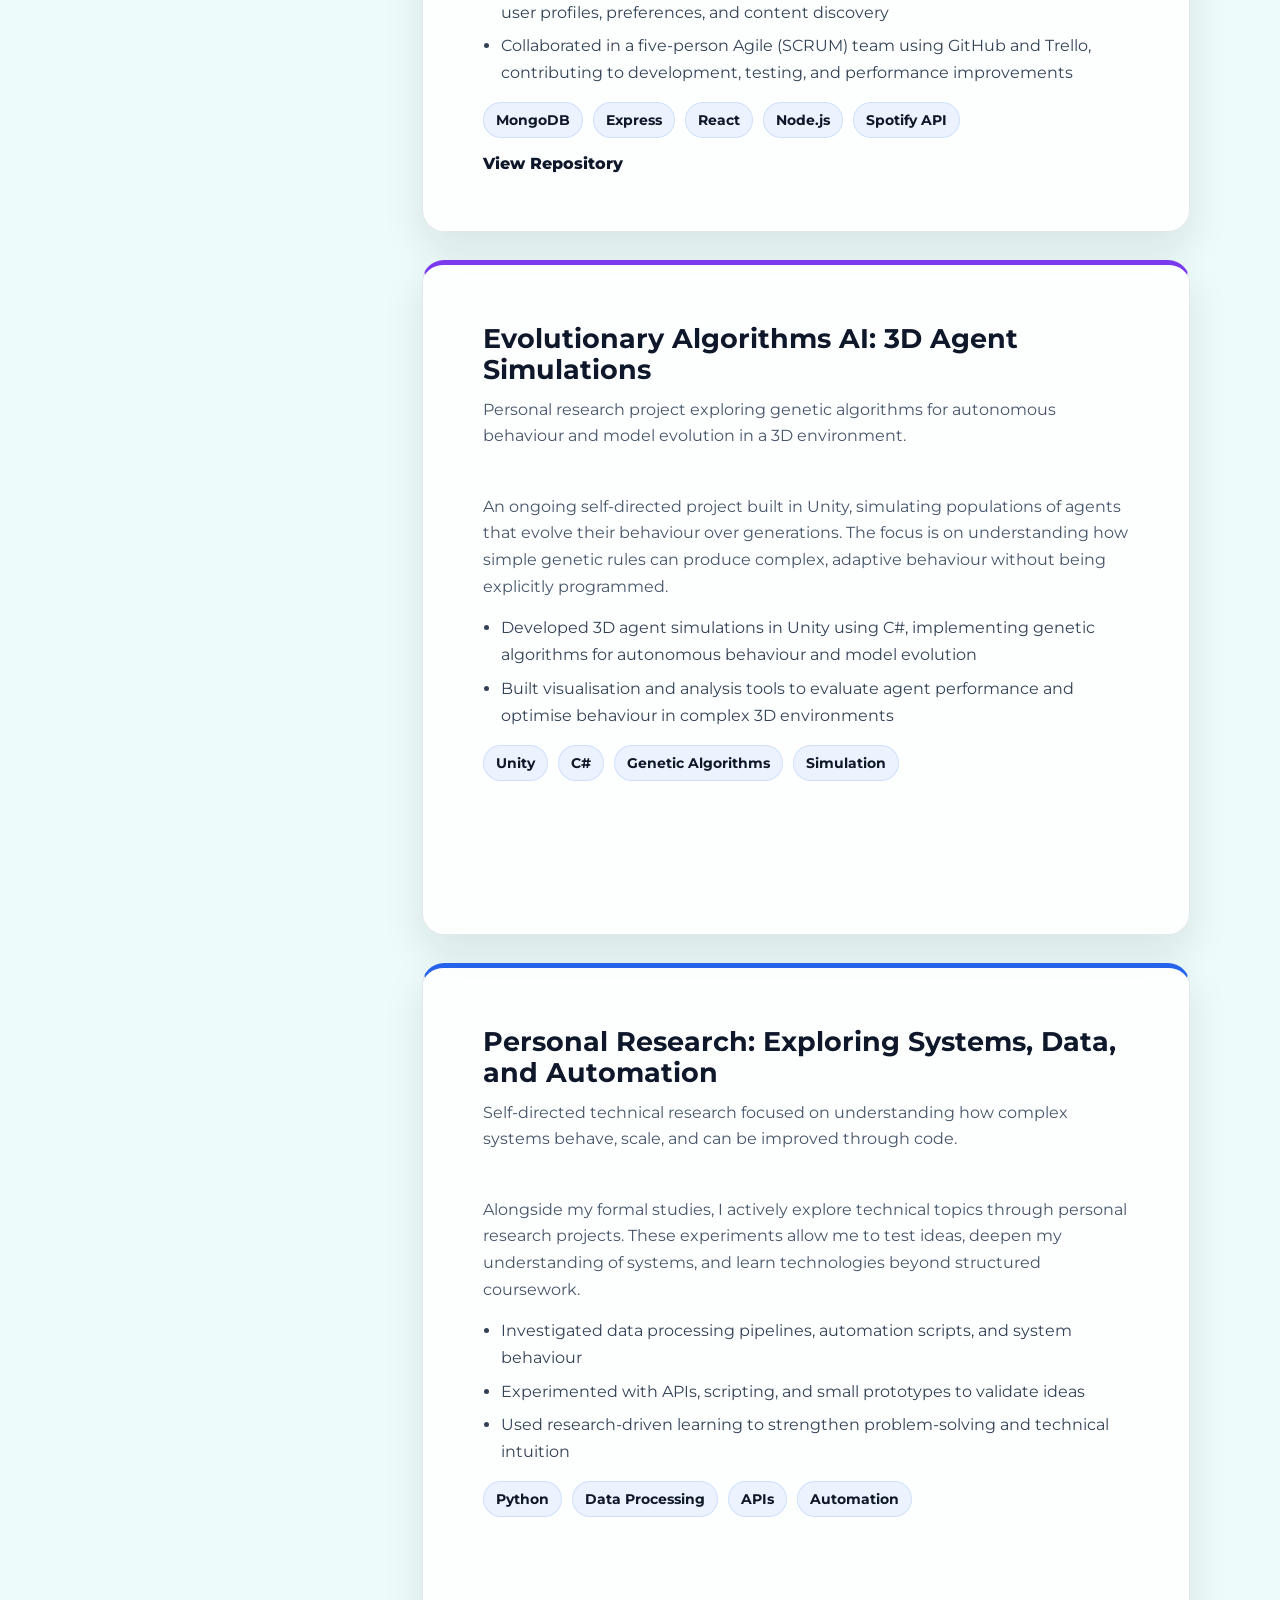
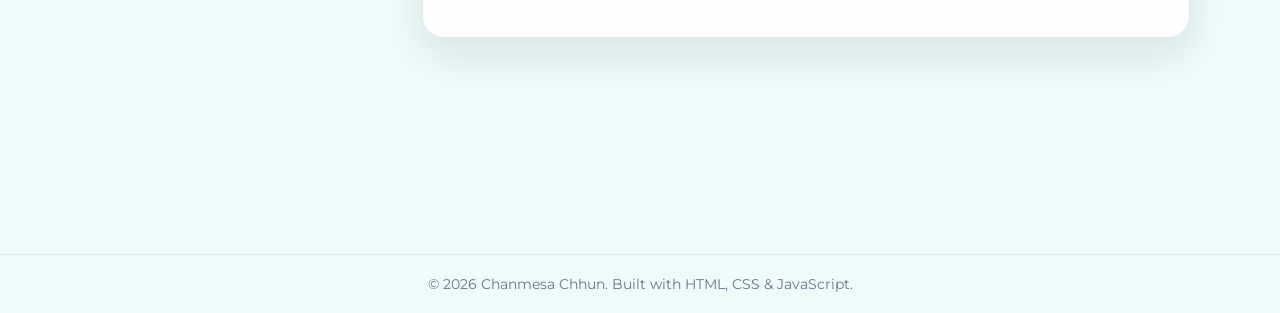
<file: projects.html>
<!DOCTYPE html>
<html lang="en">
<head>
  <meta charset="UTF-8" />
  <meta name="viewport" content="width=device-width, initial-scale=1.0" />
  <meta name="description" content="Selected projects by Chanmesa Chhun." />
  <title>Projects | Chanmesa Chhun</title>

  <link rel="stylesheet" href="style.css" />
  <link
    rel="stylesheet"
    href="https://cdnjs.cloudflare.com/ajax/libs/font-awesome/6.5.0/css/all.min.css"
  />
  <link rel="preconnect" href="https://fonts.googleapis.com">
  <link href="https://fonts.googleapis.com/css2?family=Montserrat:wght@400;600;700;800&display=swap" rel="stylesheet">
</head>

<body>

  <header class="site-nav" id="siteNav">
    <div class="wrap site-nav__inner">
      <a href="index.html" class="site-nav__brand">Chanmesa<span class="highlight">.</span></a>

      <nav class="site-nav__links" id="navLinks">
        <a href="about.html" class="nav-link">About</a>
        <a href="experience.html" class="nav-link">Experience</a>
        <a href="education.html" class="nav-link">Education</a>
        <a href="projects.html" class="nav-link is-active">Projects</a>
        <a href="contact.html" class="nav-link">Contact</a>
      </nav>

      <button class="nav-toggle" id="navToggle" aria-label="Toggle navigation" aria-expanded="false">
        <span></span><span></span><span></span>
      </button>
    </div>
  </header>

  <main>
    <div class="page-header page-header--projects">
      <div class="wrap">
        <p class="page-header__eyebrow">Projects</p>
        <h1 class="page-header__title">Selected work</h1>
        <p class="page-header__desc">
          A few projects where I built practical features end-to-end, from data and APIs to UI.
        </p>
      </div>
    </div>

    <section id="projects" class="projects-section">
      <div class="wrap projects-layout">

        <aside class="projects-left">
          <div class="section-label">
            <span class="label-accent"></span>
            <span class="label-text">Projects</span>
          </div>

          <p class="projects-desc">
            Scroll to explore each project in more depth.
          </p>
        </aside>

        <div class="projects-right">
          <article class="project-card project-card--blue" id="project-1">
            <div class="project-card__head">
              <h3 class="project-card__title">
                Adaptive Network Management: Cell Tower Prioritization in Crisis
              </h3>

              <p class="project-card__subtitle">
                R&D capstone with 2degrees focused on prioritising cell towers during disruptions using geospatial analysis and ranking logic.
              </p>
            </div>

            <div class="project-card__body">
              <p class="project-card__desc">
                I worked on building and refining a data pipeline that merges telecom tower coverage with supporting datasets,
                then produces a ranked list of towers to help guide restoration decisions during outages.
              </p>

              <ul class="project-card__bullets">
                <li>Designed Python data pipelines and REST APIs to process and analyse large cell tower and geospatial datasets</li>
                <li>Developed ranking and scoring algorithms to support data-driven emergency response decisions</li>
                <li>Collaborated in a four-person Agile (SCRUM) team across development, testing, documentation, and stakeholder feedback</li>
                <li>Delivered and documented an end-to-end solution for an industry client, ensuring usability and alignment with operational requirements</li>
              </ul>

              <div class="project-card__tags" aria-label="Technologies used">
                <span class="tag-pill">Python</span>
                <span class="tag-pill">QGIS</span>
                <span class="tag-pill">APIs</span>
                <span class="tag-pill">Azure</span>
                <span class="tag-pill">Git/GitHub</span>
              </div>

              <div class="project-card__links">
                <a class="card-link" href="https://github.com/chanmesa-chhun/2024-S2-R-D-Adaptive-Network-Management" target="_blank" rel="noopener">
                  View Repository
                </a>
              </div>
            </div>

          </article>

          <article class="project-card project-card--green" id="project-2">
            <div class="project-card__head">
              <h3 class="project-card__title">
                TuneTalk: Music-Driven Social Discovery Platform
              </h3>

              <p class="project-card__subtitle">
                Full-stack web application exploring how shared music taste can enable meaningful social connection using Spotify data.
              </p>
            </div>

            <div class="project-card__body">
              <p class="project-card__desc">
                TuneTalk explores how shared music taste can become a meaningful signal for social discovery.
                By combining Spotify listening data with a modern web stack, the project focuses on turning
                external APIs into human-centred features rather than raw data displays.
              </p>

              <ul class="project-card__bullets">
                <li>Developed a full-stack MERN web application integrated with the Spotify REST API for music discovery and user matching</li>
                <li>Designed MongoDB data structures and implemented API-driven features for user profiles, preferences, and content discovery</li>
                <li>Collaborated in a five-person Agile (SCRUM) team using GitHub and Trello, contributing to development, testing, and performance improvements</li>
              </ul>

              <div class="project-card__tags" aria-label="Technologies used">
                <span class="tag-pill">MongoDB</span>
                <span class="tag-pill">Express</span>
                <span class="tag-pill">React</span>
                <span class="tag-pill">Node.js</span>
                <span class="tag-pill">Spotify API</span>
              </div>

              <div class="project-card__links">
                <a class="card-link" href="https://github.com/chanmesa-chhun/TuneTalk-Mesa" target="_blank" rel="noopener">
                  View Repository
                </a>
              </div>
            </div>

          </article>

          <article class="project-card project-card--purple" id="project-3">
            <div class="project-card__head">
              <h3 class="project-card__title">
                Evolutionary Algorithms AI: 3D Agent Simulations
              </h3>

              <p class="project-card__subtitle">
                Personal research project exploring genetic algorithms for autonomous behaviour and model evolution in a 3D environment.
              </p>
            </div>

            <div class="project-card__body">
              <p class="project-card__desc">
                An ongoing self-directed project built in Unity, simulating populations of agents that evolve their
                behaviour over generations. The focus is on understanding how simple genetic rules can produce
                complex, adaptive behaviour without being explicitly programmed.
              </p>

              <ul class="project-card__bullets">
                <li>Developed 3D agent simulations in Unity using C#, implementing genetic algorithms for autonomous behaviour and model evolution</li>
                <li>Built visualisation and analysis tools to evaluate agent performance and optimise behaviour in complex 3D environments</li>
              </ul>

              <div class="project-card__tags" aria-label="Technologies used">
                <span class="tag-pill">Unity</span>
                <span class="tag-pill">C#</span>
                <span class="tag-pill">Genetic Algorithms</span>
                <span class="tag-pill">Simulation</span>
              </div>

              <div class="project-card__links"></div>
            </div>

          </article>

          <article class="project-card project-card--blue" id="project-4">
            <div class="project-card__head">
              <h3 class="project-card__title">
                Personal Research: Exploring Systems, Data, and Automation
              </h3>

              <p class="project-card__subtitle">
                Self-directed technical research focused on understanding how complex systems behave, scale, and can be improved through code.
              </p>
            </div>

            <div class="project-card__body">
              <p class="project-card__desc">
                Alongside my formal studies, I actively explore technical topics through personal research projects.
                These experiments allow me to test ideas, deepen my understanding of systems, and learn technologies
                beyond structured coursework.
              </p>

              <ul class="project-card__bullets">
                <li>Investigated data processing pipelines, automation scripts, and system behaviour</li>
                <li>Experimented with APIs, scripting, and small prototypes to validate ideas</li>
                <li>Used research-driven learning to strengthen problem-solving and technical intuition</li>
              </ul>

              <div class="project-card__tags" aria-label="Topics explored">
                <span class="tag-pill">Python</span>
                <span class="tag-pill">Data Processing</span>
                <span class="tag-pill">APIs</span>
                <span class="tag-pill">Automation</span>
              </div>

              <div class="project-card__links"></div>
            </div>

          </article>
        </div>
      </div>
    </section>
  </main>

  <footer class="site-footer">
    <p>&copy; <span id="year"></span> Chanmesa Chhun. Built with HTML, CSS &amp; JavaScript.</p>
  </footer>

  <script src="script.js"></script>
</body>
</html>
</file>
<file: style.css>
html, body { height: 100%; margin: 0; }
html { scroll-behavior: smooth; }

main {
  min-height: 100vh;
}

section {
  min-height: 100vh;
}

.wrap {
  width: 90%;
  max-width: 1100px;
  margin: 0 auto;
}

/* Base */
* { box-sizing: border-box; }

/* HERO */
.hero-section {
  font-family: 'Montserrat', sans-serif;
  padding: 160px 0 120px;
  display: flex;
  align-items: center;
  background:
    radial-gradient(900px 600px at 15% 20%, #dbeafe, transparent 60%),
    radial-gradient(900px 600px at 85% 30%, #e0e7ff, transparent 60%),
    #edfcfa;
}

.about-section {
  font-family: 'Montserrat', sans-serif;
  padding: 110px 0 90px;
  display: flex;
  align-items: center;
  background: #edfcfa;
}

.hero-layout {
  width: 90%;
  max-width: 1100px;
  margin: auto;
  display: grid;
  grid-template-columns: 1.2fr 1fr;
  gap: 48px;
  align-items: center;
}

/* Left text */
.kicker {
  margin: 0 0 10px;
  color: #64748b;
  font-size: 0.95rem;
  letter-spacing: 0.2px;
}

.hero-text h1 {
  margin: 0 0 14px;
  font-size: clamp(2.6rem, 4.2vw, 3.6rem);
  line-height: 1.12;
  color: #0f172a;
}

.hero-text {
  padding: 60px 7.5px;
}

.hero-desc {
  margin: 0 0 22px;
  max-width: 560px;
  font-size: 1.08rem;
  color: #475569;
}

/* Right image */
.hero-media {
  display: flex;
  justify-content: center;
  align-items: center;
}

.hero-media img {
  width: min(420px, 100%);
  object-fit: cover;
  box-shadow: 0 22px 45px rgba(15, 23, 42, 0.55);
}

/* Buttons */
.cta {
  margin-top: 8px;
  display: flex;
  gap: 12px;
  flex-wrap: wrap;
  align-items: center;
}

.btn {
  display: inline-flex;
  align-items: center;
  justify-content: center;
  padding: 11px 16px;
  border-radius: 12px;
  border: 1px solid rgba(15, 23, 42, 0.12);
  background: #fff;
  color: #0f172a;
  text-decoration: none;
  font-weight: 600;
  box-shadow: 0 8px 18px rgba(15, 23, 42, 0.08);
  transition: transform 0.12s ease, box-shadow 0.12s ease;
}

.btn:hover {
  transform: translateY(-1px);
  box-shadow: 0 12px 26px rgba(15, 23, 42, 0.12);
}

.btn:focus-visible {
  outline: 3px solid rgba(37, 99, 235, 0.35);
  outline-offset: 3px;
}

.btn.primary {
  background: #2563eb;
  border-color: #2563eb;
  color: #fff;
}

.btn.ghost {
  background: transparent;
  box-shadow: none;
}

/* Mini tech chips */
.mini-tags {
  margin-top: 16px;
  display: flex;
  gap: 10px;
  flex-wrap: wrap;
}

.chip {
  display: inline-block;
  padding: 6px 10px;
  border-radius: 999px;
  background: rgba(37, 99, 235, 0.08);
  border: 1px solid rgba(37, 99, 235, 0.15);
  color: #1e40af;
  font-size: 0.85rem;
  font-weight: 600;
}

.highlight {
  color: #2563eb;
  font-weight: 700;
}

.highlight-soft {
  color: #16a34a;
  font-weight: 700;
}

/* SECTION LABEL (About Me style) */
.section-label {
  display: flex;
  align-items: center;
  gap: 5px;
  margin-bottom: 18px;
}

.label-accent {
  width: 4px;
  height: 24px;
  background: #22c55e;
}

.label-text {
  font-size: 0.95rem;
  font-weight: 700;
  letter-spacing: 0.4px;
  text-transform: uppercase;
  color: #22c55e;
}

/* About text */
.about-content p {
  margin: 0 0 14px;
  color: #475569;
  line-height: 1.7
}

.about-title,
.section-title {
  margin: 0 0 18px;
  font-size: clamp(2.1rem, 3.5vw, 2.8rem);
  line-height: 1.15;
  color: #0f172a;
  max-width: 720px;
}

.section-cta {
  display: inline-flex;
  margin-top: 18px;
}

#about, #experience, #education, #projects, #contact {
  scroll-margin-top: 96px;
}

.about-layout {
  display: grid;
  grid-template-columns: 1.2fr 1fr;
  gap: 48px;
  align-items: start;
}

.about-layout > * {
  min-width: 0;
}

.about-right {
  align-self: center;
}

@media (max-width: 900px) {
  .about-layout {
    grid-template-columns: 1fr;
  }
}

/* ===== Skills Marquee ===== */
.marquee-kicker {
  margin: 0 0 16px;
  color: #64748b;
  font-size: clamp(1.1rem, 2.5vw, 1.8rem);
  letter-spacing: 0.2px;
}

.marquee {
  overflow: hidden;
  position: relative;
  border-radius: 20px;
  display: flex;
  gap: 16px;
}

.marquee::before,
.marquee::after {
  content: "";
  position: absolute;
  top: 0; bottom: 0;
  width: 80px;
  pointer-events: none;
  z-index: 2;
  display: none;
}

.marquee::before {
  left: 0;
  background: linear-gradient(to right, #f6f9ff, rgba(246,249,255,0));
}

.marquee::after {
  right: 0;
  background: linear-gradient(to left, #f6f9ff, rgba(246,249,255,0));
}

.marquee__track {
  display: inline-flex;
  gap: 16px;
  padding-left: 16px;
  align-items: center;
  white-space: nowrap;
  animation: marquee-left 18s linear infinite;
}

.skill-pill {
  display: inline-flex;
  align-items: center;
  justify-content: center;
  padding: 10px 14px;
  background: rgba(255,255,255,0.85);
  border-radius: 999px;
  border: 1px solid rgba(15,23,42,0.10);
  color: #0f172a;
  font-weight: 700;
  font-size: 0.95rem;
  box-shadow:
    inset 0 1px 2px rgba(255,255,255,0.6),
    0 3px 8px rgba(15,23,42,0.10);
}

/* ===== Experience & Education teasers (homepage) ===== */
.experience-section,
.education-section {
  font-family: 'Montserrat', sans-serif;
  min-height: 100vh;
  padding-top: 96px;
  display: flex;
  flex-direction: column;
  justify-content: center;
}

.experience-section {
  background: #f6f9ff;
}

.education-section {
  background: #edfcfa;
}

.experience-section .wrap,
.education-section .wrap {
  max-width: 760px;
}

/* ===== Projects teaser (homepage) ===== */
.projects-teaser-section {
  font-family: 'Montserrat', sans-serif;
  padding: 90px 0;
  background: #b0e8e1;
}

.projects-teaser-grid {
  display: grid;
  grid-template-columns: repeat(3, 1fr);
  gap: 20px;
  margin-top: 32px;
}

.project-teaser-card {
  background: rgba(255, 255, 255, 0.86);
  border: 1px solid rgba(15, 23, 42, 0.10);
  border-radius: 18px;
  padding: 22px 22px 20px;
  box-shadow: 0 12px 30px rgba(15, 23, 42, 0.08);
  display: flex;
  flex-direction: column;
  gap: 8px;
}

.project-teaser-card h3 {
  margin: 0;
  font-size: 1.05rem;
  color: #0f172a;
}

.project-teaser-card p {
  margin: 0;
  color: #475569;
  font-size: 0.92rem;
  line-height: 1.6;
  flex-grow: 1;
}

@media (max-width: 900px) {
  .projects-teaser-grid {
    grid-template-columns: 1fr;
  }
}

/* ===== Projects: sticky left + stacking cards (full projects.html page) ===== */
.projects-section {
  font-family: 'Montserrat', sans-serif;
  padding: 56px 0 96px;
  background: #edfcfa;
}

.projects-layout {
  display: grid;
  grid-template-columns: 0.9fr 2.5fr;
  gap: 56px;
  align-items: start;
}

.projects-left {
  position: sticky;
  top: 96px;
  align-self: start;
}

.projects-title {
  margin: 0 0 12px;
  font-size: clamp(2.1rem, 3.5vw, 2.8rem);
  line-height: 1.15;
  color: #0f172a;
}

.projects-desc {
  margin: 0;
  max-width: 34ch;
  line-height: 1.7;
}

.projects-right {
  display: grid;
  gap: 28px;
  padding-bottom: 120px;
}

.project-card {
  background: rgba(255, 255, 255, 0.86);
  border: 1px solid rgba(15, 23, 42, 0.10);
  border-radius: 22px;
  padding: 32px;
  box-shadow: 0 18px 40px rgba(15, 23, 42, 0.10);
  backdrop-filter: blur(8px);
  overflow: hidden;

  min-height: 75vh;
  display: grid;
  align-content: start;
  gap: 12px;

  position: sticky;
  top: 96px;
}

.project-card__head {
  padding: 26px 28px 10px;
}

.project-card__title {
  margin: 0 0 12px;
  font-family: 'Montserrat', sans-serif;
  font-size: clamp(1.35rem, 2.2vw, 1.7rem);
  line-height: 1.15;
  color: #0f172a;
}

.project-card__subtitle {
  margin: 0;
  color: #475569;
  font-size: 0.98rem;
  line-height: 1.6;
}

.project-card__body {
  padding: 10px 28px 22px;
}

.project-card__desc {
  margin: 14px 0 14px;
  color: #475569;
  line-height: 1.7;
  font-size: 0.98rem;
}

.project-card__bullets {
  margin: 0 0 16px;
  padding-left: 18px;
  color: #334155;
  line-height: 1.7;
}

.project-card__bullets li {
  margin: 6px 0;
}

.project-card__tags {
  display: flex;
  flex-wrap: wrap;
  gap: 10px;
  margin-top: 16px;
}

.tag-pill {
  display: inline-flex;
  align-items: center;
  justify-content: center;
  padding: 8px 12px;
  border-radius: 999px;
  background: rgba(37, 99, 235, 0.08);
  border: 1px solid rgba(37, 99, 235, 0.14);
  color: #0f172a;
  font-weight: 700;
  font-size: 0.9rem;
}

.project-card__links {
  margin-top: 16px;
}

.card-link {
  display: inline-flex;
  align-items: center;
  gap: 8px;
  text-decoration: none;
  font-weight: 800;
  color: #2563eb;
}

.card-link:hover {
  text-decoration: underline;
}

.project-card__media {
  border-top: 1px solid rgba(15, 23, 42, 0.08);
  background: rgba(255, 255, 255, 0.55);
  padding: 14px;
}

.project-card__media img {
  width: 100%;
  max-height: 220px;
  object-fit: cover;
  border-radius: 14px;
  border: 1px solid rgba(15, 23, 42, 0.08);
  box-shadow: 0 12px 26px rgba(15, 23, 42, 0.10);
  margin-bottom: 12px;
}

.project-card__media-placeholder {
  border-radius: 14px;
  border: 1px dashed rgba(15, 23, 42, 0.20);
  padding: 22px;
  color: #64748b;
  font-weight: 600;
  background: rgba(246, 249, 255, 0.8);
}

.project-card a {
  color: #0f172a;
  text-decoration: none;
}
.project-card a:hover {
  text-decoration: underline;
}

.tags {
  display: flex;
  flex-wrap: wrap;
  gap: 10px;
  margin-top: 8px;
}

.projects-right .project-card:nth-child(1) { top: 96px; }
.projects-right .project-card:nth-child(2) { top: 112px; }
.projects-right .project-card:nth-child(3) { top: 128px; }
.projects-right .project-card:nth-child(4) { top: 144px; }

/* ===== Contact split layout ===== */
.contact-split {
  font-family: 'Montserrat', sans-serif;
  min-height: 100vh;
  padding: 56px 0 96px;
  display: flex;
  align-items: center;
  background: #edfcfa;
}

.contact-split__wrap {
  width: 90%;
  max-width: 1100px;
  margin: 0 auto;
  display: grid;
  grid-template-columns: 1fr 1.05fr;
  gap: 42px;
  align-items: start;
}

.contact-split__title {
  margin: 0 0 12px;
  font-size: clamp(2.1rem, 3.5vw, 2.8rem);
  line-height: 1.15;
  letter-spacing: -0.5px;
}

.contact-split__rule {
  height: 1px;
  width: 100%;
  background: rgba(15,23,42,0.18);
  margin: 14px 0 26px;
}

.contact-item {
  display: grid;
  grid-template-columns: 44px 1fr;
  gap: 14px;
  align-items: start;
  margin-bottom: 20px;
}

.contact-icon {
  width: 44px;
  height: 44px;
  border-radius: 999px;
  display: grid;
  place-items: center;
  background: #052d2a;
  color: #ffffff;
  box-shadow: 0 10px 22px rgba(15,23,42,0.12);
}

.contact-label {
  font-family: "Montserrat", sans-serif;
  font-size: 22px;
  font-weight: 600;
  line-height: 1.2;
  margin-bottom: 2px;
}

.contact-link {
  color: #22c55e;
  text-decoration: none;
}
.contact-link:hover { text-decoration: underline; }

.contact-social {
  margin-top: 22px;
}

.contact-social__title {
  font-weight: 800;
  letter-spacing: 0.35px;
  text-transform: uppercase;
  color: #0f172a;
  margin-bottom: 10px;
}

.contact-social__icons {
  display: flex;
  gap: 10px;
}

.social-handle {
  margin-top: 22px;
  font-size: 0.9rem;
  color: #64748b;
}

.social-links {
  display: flex;
  gap: 12px;
  margin-top: 8px;
}

.social-icon {
  width: 42px;
  height: 42px;
  border-radius: 50%;
  background: #ffffff;
  border: 1px solid rgba(15, 23, 42, 0.08);
  display: flex;
  align-items: center;
  justify-content: center;
  color: #0f172a;
  font-size: 1.1rem;
  box-shadow: 0 6px 16px rgba(15, 23, 42, 0.08);
  transition: transform 0.15s ease, box-shadow 0.15s ease, color 0.15s ease;
}

.social-icon:hover {
  transform: translateY(-2px);
  box-shadow: 0 10px 22px rgba(15, 23, 42, 0.14);
  color: #2563eb;
}

/* ===== Right card ===== */
.contact-card {
  border-radius: 18px;
  background: #ffffff;
  border: 1px solid rgba(15,23,42,0.14);
  box-shadow: 0 18px 40px rgba(15,23,42,0.16);
  padding: 28px;
}

.contact-card__title {
  margin: 0;
  font-size: clamp(1.2rem, 2vw, 1.55rem);
  color: #0b1b4a;
}

.contact-card__accent {
  width: 68px;
  height: 4px;
  background: #22c55e;
  margin: 10px 0 18px;
}

.contact-card__text {
  margin: 0 0 18px;
  color: #475569;
  line-height: 1.7;
}

.contact-card__rows {
  display: grid;
  gap: 10px;
  padding: 14px 0;
  border-top: 1px solid rgba(15,23,42,0.10);
  border-bottom: 1px solid rgba(15,23,42,0.10);
}

.info-row {
  display: grid;
  grid-template-columns: 110px 1fr;
  gap: 12px;
}

.info-k {
  color: #64748b;
  font-weight: 700;
  text-transform: uppercase;
  letter-spacing: 0.35px;
  font-size: 0.85rem;
}

.info-v {
  color: #0f172a;
}

.contact-card__actions {
  display: flex;
  gap: 12px;
  flex-wrap: wrap;
  margin-top: 18px;
}

.contact-card__tiny {
  margin: 10px 0 0;
  color: #64748b;
  font-weight: 700;
  min-height: 20px;
}

/* Mobile */
@media (max-width: 900px) {
  .contact-split {
    min-height: auto;
    padding: 40px 0 72px;
  }
  .contact-split__wrap {
    grid-template-columns: 1fr;
  }
}

/* Mobile: collapse projects into single column */
@media (max-width: 900px) {
  .projects-layout {
    grid-template-columns: 1fr;
  }

  .projects-left {
    position: static;
  }

  .project-card {
    position: static;
    min-height: auto;
  }

  .project-card__head,
  .project-card__body {
    padding-left: 18px;
    padding-right: 18px;
  }
}

@keyframes marquee-left {
  from { transform: translateX(0); }
  to   { transform: translateX(-100%); }
}

@media (prefers-reduced-motion: reduce) {
  .marquee__track { animation: none; }
}

/* Mobile */
@media (max-width: 900px) {
  .hero-layout {
    grid-template-columns: 1fr;
    text-align: center;
  }

  .cta,
  .mini-tags {
    justify-content: center;
  }

  .hero-media {
    justify-content: center;
    margin-top: 18px;
  }

  .about-right {
    width: 100%;
  }

  .marquee {
    border-radius: 12px;
  }
}

/* ===== Site Nav ===== */
.site-nav {
  position: fixed;
  top: 0;
  left: 0;
  right: 0;
  z-index: 1000;
  font-family: 'Montserrat', sans-serif;
  background: rgba(237, 252, 250, 0.7);
  backdrop-filter: blur(10px);
  -webkit-backdrop-filter: blur(10px);
  border-bottom: 1px solid rgba(15, 23, 42, 0.06);
  transition: background 0.25s ease, box-shadow 0.25s ease;
}

.site-nav.is-scrolled {
  background: rgba(237, 252, 250, 0.92);
  box-shadow: 0 8px 24px rgba(15, 23, 42, 0.08);
}

.site-nav__inner {
  display: flex;
  align-items: center;
  justify-content: space-between;
  padding: 16px 0;
}

.site-nav__brand {
  font-size: 1.2rem;
  font-weight: 800;
  color: #0f172a;
  text-decoration: none;
}

.site-nav__links {
  display: flex;
  align-items: center;
  gap: 28px;
}

.nav-link {
  color: #334155;
  text-decoration: none;
  font-weight: 600;
  font-size: 0.95rem;
  position: relative;
  padding: 4px 0;
  transition: color 0.15s ease;
}

.nav-link::after {
  content: "";
  position: absolute;
  left: 0;
  bottom: -3px;
  width: 0;
  height: 2px;
  background: #2563eb;
  transition: width 0.2s ease;
}

.nav-link:hover,
.nav-link.is-active {
  color: #2563eb;
}

.nav-link:hover::after,
.nav-link.is-active::after {
  width: 100%;
}

/* Hamburger (mobile) */
.nav-toggle {
  display: none;
  flex-direction: column;
  justify-content: center;
  gap: 5px;
  width: 32px;
  height: 32px;
  background: none;
  border: none;
  cursor: pointer;
  padding: 0;
}

.nav-toggle span {
  display: block;
  width: 100%;
  height: 2px;
  background: #0f172a;
  border-radius: 2px;
  transition: transform 0.25s ease, opacity 0.2s ease;
}

.nav-toggle.is-open span:nth-child(1) { transform: translateY(7px) rotate(45deg); }
.nav-toggle.is-open span:nth-child(2) { opacity: 0; }
.nav-toggle.is-open span:nth-child(3) { transform: translateY(-7px) rotate(-45deg); }

@media (max-width: 900px) {
  .site-nav__links {
    position: absolute;
    top: 100%;
    left: 0;
    right: 0;
    flex-direction: column;
    align-items: flex-start;
    gap: 4px;
    padding: 12px 5% 20px;
    background: #edfcfa;
    border-bottom: 1px solid rgba(15, 23, 42, 0.08);
    transform: translateY(-8px);
    opacity: 0;
    pointer-events: none;
    transition: transform 0.2s ease, opacity 0.2s ease;
  }

  .site-nav__links.is-open {
    transform: translateY(0);
    opacity: 1;
    pointer-events: auto;
  }

  .nav-link { width: 100%; padding: 10px 0; }

  .nav-toggle { display: flex; }
}

/* ===== Experience & Education pages ===== */
.simple-page-section {
  font-family: 'Montserrat', sans-serif;
  min-height: 100vh;
  padding: 56px 0 96px;
  background: #edfcfa;
}

.simple-page-title {
  margin: 0 0 16px;
  font-size: clamp(2.1rem, 3.5vw, 2.8rem);
  line-height: 1.15;
  color: #0f172a;
  max-width: 720px;
}

.simple-page-desc {
  margin: 0 0 36px;
  color: #475569;
  line-height: 1.7;
  max-width: 640px;
}

.timeline {
  display: grid;
  gap: 20px;
}

.timeline-item {
  background: rgba(255, 255, 255, 0.86);
  border: 1px solid rgba(15, 23, 42, 0.10);
  border-radius: 18px;
  padding: 24px 28px;
  box-shadow: 0 12px 30px rgba(15, 23, 42, 0.08);
}

.timeline-item__head {
  display: flex;
  flex-wrap: wrap;
  justify-content: space-between;
  align-items: baseline;
  gap: 8px;
  margin-bottom: 6px;
}

.timeline-item__role {
  font-weight: 800;
  font-size: 1.1rem;
  color: #0f172a;
}

.timeline-item__dates {
  font-size: 0.9rem;
  color: #64748b;
  font-weight: 600;
  white-space: nowrap;
}

.timeline-item__org {
  color: #2563eb;
  font-weight: 700;
  margin: 0 0 10px;
}

.timeline-item ul {
  margin: 8px 0 0;
  padding-left: 18px;
  color: #334155;
  line-height: 1.7;
}

/* ============================================================
   VISUAL DEPTH LAYER: background decoration, hero flourishes,
   feature layout, teaser cards, page headers, connected timeline
   ============================================================ */

/* ----- Section background decoration (subtle, low-opacity) ----- */
.section-decor {
  position: absolute;
  inset: 0;
  z-index: 0;
  pointer-events: none;
  overflow: hidden;
}

.hero-section,
.about-section,
.feature-section,
.projects-teaser-section,
.contact-teaser-section {
  position: relative;
  overflow: hidden;
}

.hero-section > *:not(.hero-bg-decor),
.about-section > .wrap,
.feature-section > .wrap,
.projects-teaser-section > .wrap,
.contact-teaser-section > .wrap {
  position: relative;
  z-index: 1;
}

.section-decor--dots {
  background-image: radial-gradient(rgba(15, 23, 42, 0.10) 1.5px, transparent 1.5px);
  background-size: 26px 26px;
  mask-image: radial-gradient(ellipse 70% 70% at 50% 40%, #000 40%, transparent 85%);
  -webkit-mask-image: radial-gradient(ellipse 70% 70% at 50% 40%, #000 40%, transparent 85%);
}

.section-decor--lines {
  background-image: repeating-linear-gradient(
    -45deg,
    rgba(37, 99, 235, 0.06) 0px,
    rgba(37, 99, 235, 0.06) 1px,
    transparent 1px,
    transparent 22px
  );
  mask-image: linear-gradient(to bottom, transparent, #000 20%, #000 80%, transparent);
  -webkit-mask-image: linear-gradient(to bottom, transparent, #000 20%, #000 80%, transparent);
}

.section-decor--grid {
  background-image:
    linear-gradient(rgba(15, 23, 42, 0.06) 1px, transparent 1px),
    linear-gradient(90deg, rgba(15, 23, 42, 0.06) 1px, transparent 1px);
  background-size: 44px 44px;
  mask-image: radial-gradient(ellipse 80% 60% at 50% 30%, #000 30%, transparent 80%);
  -webkit-mask-image: radial-gradient(ellipse 80% 60% at 50% 30%, #000 30%, transparent 80%);
}

/* ----- Hero flourishes ----- */
.hero-bg-decor {
  position: absolute;
  inset: 0;
  z-index: 0;
  pointer-events: none;
  background-image: radial-gradient(rgba(15, 23, 42, 0.08) 1.5px, transparent 1.5px);
  background-size: 30px 30px;
  mask-image: radial-gradient(ellipse 60% 50% at 80% 20%, #000 20%, transparent 75%);
  -webkit-mask-image: radial-gradient(ellipse 60% 50% at 80% 20%, #000 20%, transparent 75%);
}

.hero-media {
  position: relative;
}

.scroll-cue {
  position: absolute;
  left: 50%;
  bottom: 28px;
  transform: translateX(-50%);
  z-index: 1;
  width: 30px;
  height: 46px;
  border: 2px solid rgba(15, 23, 42, 0.28);
  border-radius: 999px;
  display: flex;
  justify-content: center;
  padding-top: 8px;
}

.scroll-cue span {
  width: 4px;
  height: 8px;
  border-radius: 999px;
  background: #2563eb;
  animation: scroll-cue-move 1.8s ease infinite;
}

@keyframes scroll-cue-move {
  0% { transform: translateY(0); opacity: 1; }
  70% { transform: translateY(14px); opacity: 0; }
  100% { transform: translateY(0); opacity: 0; }
}

@media (prefers-reduced-motion: reduce) {
  .scroll-cue span { animation: none; }
}

@media (max-width: 900px) {
  .scroll-cue { display: none; }
}

/* ----- About skills panel ----- */
.skills-panel {
  background: rgba(255, 255, 255, 0.55);
  border: 1px solid rgba(15, 23, 42, 0.08);
  border-radius: 24px;
  padding: 28px;
  box-shadow: 0 18px 40px rgba(15, 23, 42, 0.06);
}

.chip-row {
  display: flex;
  flex-wrap: wrap;
  gap: 8px;
}

/* ----- Experience & Education teaser sections (homepage) ----- */
.feature-section {
  font-family: 'Montserrat', sans-serif;
  padding: 90px 0;
  display: flex;
  align-items: center;
}

.feature-section--experience {
  background: #f6f9ff;
}

.feature-section--education {
  background: #edfcfa;
}

.feature-layout {
  display: flex;
  align-items: center;
  gap: 48px;
}

.feature-layout--reverse {
  flex-direction: row-reverse;
}

.feature-text {
  flex: 1;
  min-width: 0;
}

.feature-icon {
  flex-shrink: 0;
  width: 96px;
  height: 96px;
  border-radius: 50%;
  display: grid;
  place-items: center;
  background: #ffffff;
  color: #2563eb;
  box-shadow: 0 18px 40px rgba(15, 23, 42, 0.10);
  border: 1px solid rgba(15, 23, 42, 0.06);
}

.feature-section--education .feature-icon {
  color: #16a34a;
}

@media (max-width: 900px) {
  .feature-layout,
  .feature-layout--reverse {
    flex-direction: column;
    text-align: center;
  }

  .feature-icon {
    order: -1;
  }
}

/* ----- Projects teaser cards (homepage) ----- */
.project-teaser-card {
  position: relative;
  border-top: 4px solid #2563eb;
}

.project-teaser-card--green { border-top-color: #16a34a; }
.project-teaser-card--purple { border-top-color: #7c3aed; }

.project-teaser-card__tag {
  align-self: flex-start;
  font-size: 0.75rem;
  font-weight: 700;
  letter-spacing: 0.3px;
  color: #64748b;
}

/* ----- Full project cards: top accent bar (projects.html) ----- */
.project-card {
  border-top: 5px solid #2563eb;
}

.project-card--green { border-top-color: #16a34a; }
.project-card--purple { border-top-color: #7c3aed; }

/* ----- Contact teaser (homepage) ----- */
.contact-teaser-section {
  font-family: 'Montserrat', sans-serif;
  padding: 90px 0 110px;
  display: flex;
  align-items: center;
  background: #edfcfa;
}

.contact-teaser__wrap {
  max-width: 640px;
  text-align: left;
}

.contact-teaser__desc {
  margin: 0 0 28px;
  color: #475569;
  line-height: 1.7;
  max-width: 560px;
}

.contact-teaser__actions {
  display: flex;
  gap: 12px;
  flex-wrap: wrap;
}

.contact-static {
  color: #0f172a;
}

.contact-card__resume {
  margin-top: 16px;
}

.contact-card__resume .btn {
  width: 100%;
  gap: 8px;
}

/* ----- Page header banner (standalone deep-dive pages) ----- */
.page-header {
  font-family: 'Montserrat', sans-serif;
  padding: 150px 0 64px;
  color: #ffffff;
  background:
    radial-gradient(900px 500px at 10% 0%, rgba(255,255,255,0.10), transparent 60%),
    linear-gradient(135deg, #0f172a, #1e3a8a 60%, #16a34a 130%);
  position: relative;
  overflow: hidden;
}

.page-header::before {
  content: "";
  position: absolute;
  inset: 0;
  background-image: radial-gradient(rgba(255,255,255,0.12) 1.5px, transparent 1.5px);
  background-size: 28px 28px;
  mask-image: radial-gradient(ellipse 70% 60% at 70% 20%, #000 20%, transparent 75%);
  -webkit-mask-image: radial-gradient(ellipse 70% 60% at 70% 20%, #000 20%, transparent 75%);
}

.page-header__eyebrow {
  position: relative;
  margin: 0 0 10px;
  font-weight: 700;
  letter-spacing: 0.4px;
  color: #93c5fd;
}

.page-header__title {
  position: relative;
  margin: 0 0 14px;
  font-size: clamp(2.2rem, 4vw, 3.2rem);
  line-height: 1.1;
}

.page-header__desc {
  position: relative;
  margin: 0;
  max-width: 560px;
  color: rgba(255,255,255,0.85);
  line-height: 1.7;
}

.page-header__cv {
  position: relative;
  display: inline-flex;
  gap: 8px;
  margin-top: 22px;
  background: rgba(255,255,255,0.08);
  border-color: rgba(255,255,255,0.35);
  color: #ffffff;
}

.page-header__cv:hover {
  background: rgba(255,255,255,0.16);
}

.about-section--full {
  min-height: auto;
  padding: 72px 0;
  display: block;
}

/* ----- Connected timeline (Experience / Education pages) ----- */
.timeline--connected {
  position: relative;
  padding-left: 46px;
}

.timeline--connected::before {
  content: "";
  position: absolute;
  left: 17px;
  top: 8px;
  bottom: 8px;
  width: 2px;
  background: rgba(15, 23, 42, 0.12);
}

.timeline--connected .timeline-item {
  position: relative;
}

.timeline-item__dot {
  position: absolute;
  left: -46px;
  top: 22px;
  width: 36px;
  height: 36px;
  border-radius: 50%;
  background: #2563eb;
  color: #fff;
  display: grid;
  place-items: center;
  box-shadow: 0 0 0 6px #edfcfa;
}

@media (max-width: 640px) {
  .timeline--connected {
    padding-left: 34px;
  }
  .timeline--connected::before {
    left: 13px;
  }
  .timeline-item__dot {
    left: -34px;
    width: 28px;
    height: 28px;
  }
}

/* ===== Footer ===== */
.site-footer {
  font-family: 'Montserrat', sans-serif;
  padding: 20px 0;
  text-align: center;
  color: #64748b;
  font-size: 0.9rem;
  background: #edfcfa;
  border-top: 1px solid rgba(15,23,42,0.08);
}

.site-footer p {
  margin: 0;
}
</file>
